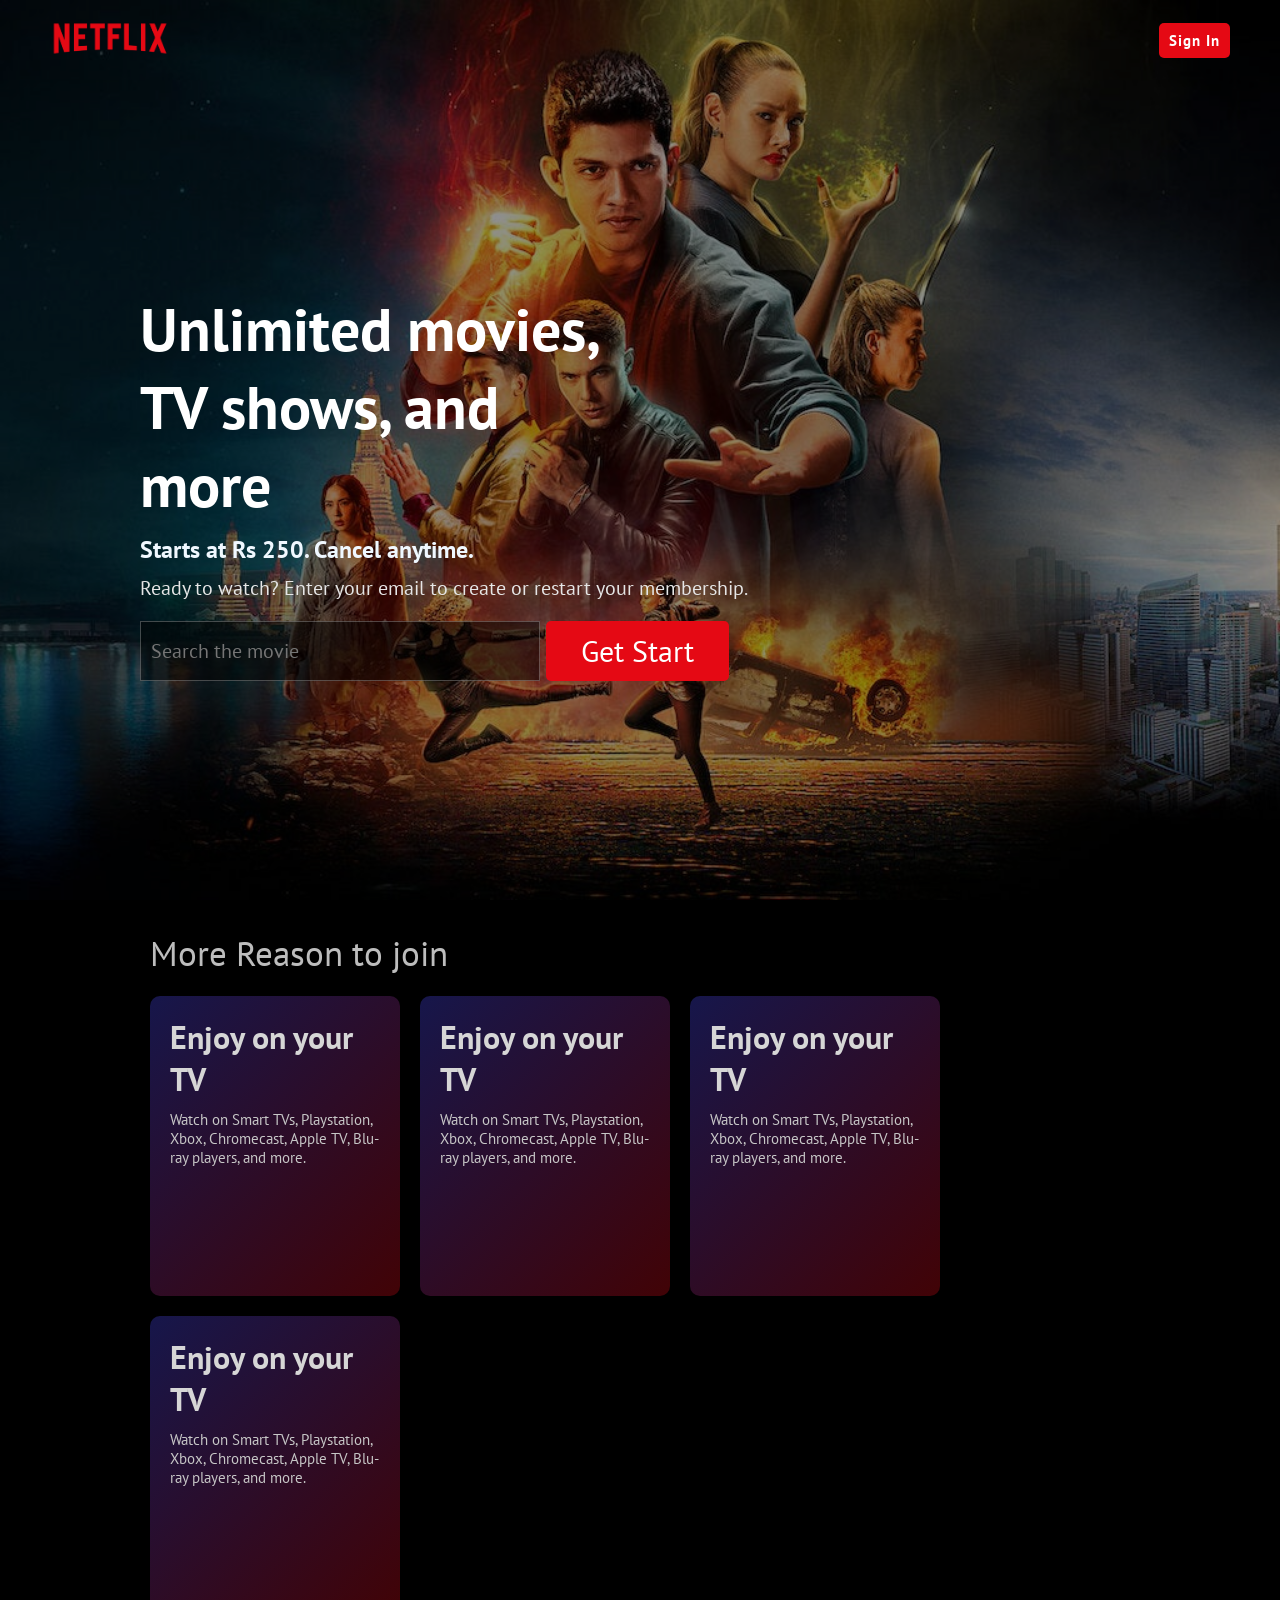
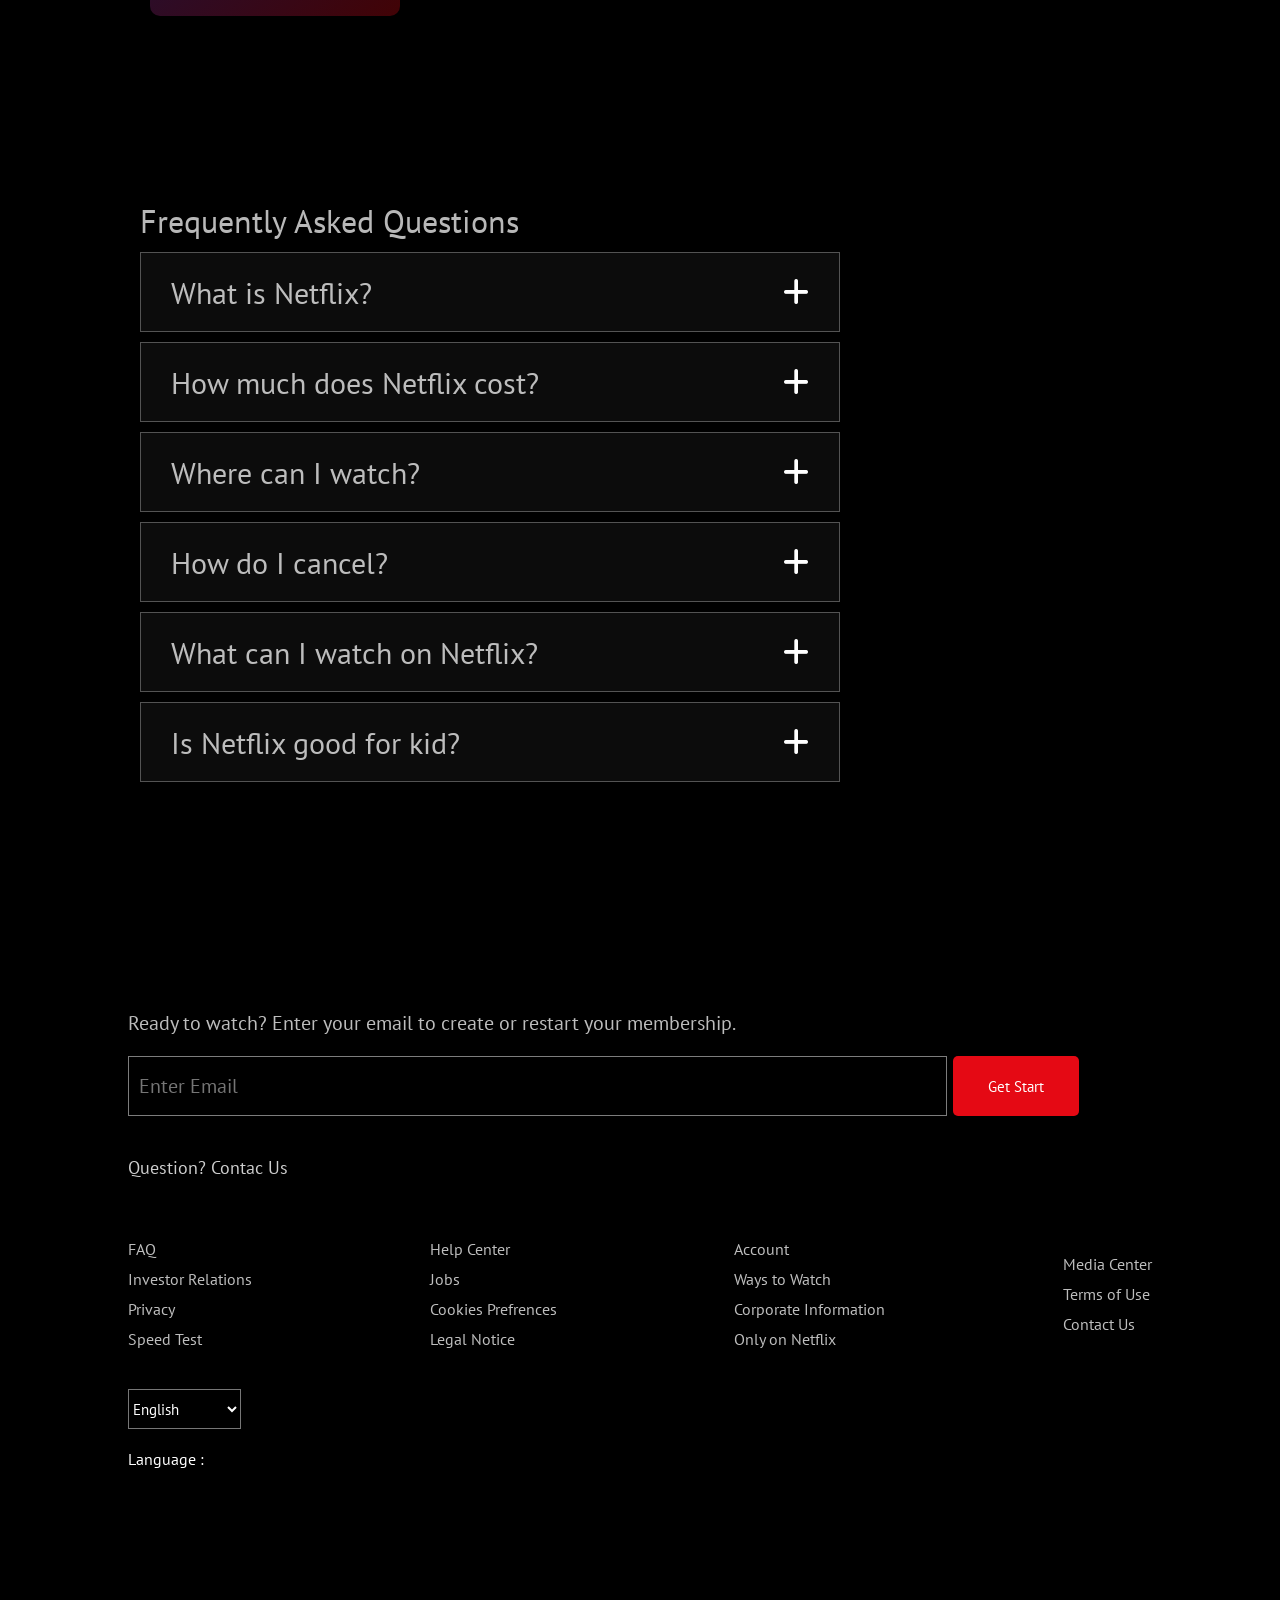
<file: Netflix Original/index.html>
<!DOCTYPE html>
<html lang="en">
  <head>
    <meta charset="UTF-8" />
    <meta name="viewport" content="width=device-width, initial-scale=1.0" />
    <title>Netflix</title>
    <link rel="shortcut icon" href="img/Logonetflix.png" type="image/x-icon" />
    <link rel="stylesheet" href="Netflix.css" />
    <link rel="stylesheet" href="NetflixResponsive.css" />
    <link
      href="https://fonts.googleapis.com/css2?family=PT+Sans:wght@400;700&family=Prompt:ital,wght@0,200;0,300;0,400;0,500;0,600;1,400;1,500;1,600&display=swap"
      rel="stylesheet" />
    <link
      rel="stylesheet"
      href="https://cdnjs.cloudflare.com/ajax/libs/font-awesome/6.5.1/css/all.min.css"
      integrity="sha512-DTOQO9RWCH3ppGqcWaEA1BIZOC6xxalwEsw9c2QQeAIftl+Vegovlnee1c9QX4TctnWMn13TZye+giMm8e2LwA=="
      crossorigin="anonymous"
      referrerpolicy="no-referrer" />
  </head>

  <body>
    <div class="container">
      <div class="home">
        <header>
          <div class="header-left">
            <img src="img/Logonetflix.png" alt="" class="logo" />
          </div>
          <div class="header-right">
            <a href="#" class="signIn">Sign In</a>
          </div>
        </header>

        <div class="main-content">
          <h1 class="netflix-heading-main">
            Unlimited movies, TV shows, and more
          </h1>
          <h2 class="netflix-heading-price">
            Starts at Rs 250. Cancel anytime.
          </h2>
          <p class="netflix-main-para">
            Ready to watch? Enter your email to create or restart your
            membership.
          </p>
          <div class="input-container">
            <div class="input-field">
              <input
                type="text"
                name=""
                id="search-movie"
                placeholder="Search the movie" />
            </div>
            <div class="search-field">
              <button class="movie-searcher">Get Start</button>
            </div>
          </div>
        </div>
      </div>
    </div>
    <div class="section">
      <div class="section-heading">More Reason to join</div>
      <div class="sec-container">
        <div class="sec-items">
          <h1 class="items-head">Enjoy on your TV</h1>
          <p class="items-para">
            Watch on Smart TVs, Playstation, Xbox, Chromecast, Apple TV, Blu-ray
            players, and more.
          </p>
        </div>
        <div class="sec-items">
          <h1 class="items-head">Enjoy on your TV</h1>
          <p class="items-para">
            Watch on Smart TVs, Playstation, Xbox, Chromecast, Apple TV, Blu-ray
            players, and more.
          </p>
        </div>
        <div class="sec-items">
          <h1 class="items-head">Enjoy on your TV</h1>
          <p class="items-para">
            Watch on Smart TVs, Playstation, Xbox, Chromecast, Apple TV, Blu-ray
            players, and more.
          </p>
        </div>
        <div class="sec-items">
          <h1 class="items-head">Enjoy on your TV</h1>
          <p class="items-para">
            Watch on Smart TVs, Playstation, Xbox, Chromecast, Apple TV, Blu-ray
            players, and more.
          </p>
        </div>
      </div>
    </div>
    <div class="question-container">
      <div class="questions">
        <h1 class="questions-heading">Frequently Asked Questions</h1>

        <div class="ques1 ask-questions">
          <div class="question-heading">
            <h1 class="question-head">What is Netflix?</h1>
          </div>

          <i class="fa-solid fa-plus"></i>
        </div>

        <div class="ques2 ask-questions">
          <div class="question-heading">
            <h1 class="question-head">How much does Netflix cost?</h1>
          </div>
          <i class="fa-solid fa-plus"></i>
        </div>
        <div class="ques3 ask-questions">
          <div class="question-heading">
            <h1 class="question-head">Where can I watch?</h1>
          </div>
          <i class="fa-solid fa-plus"></i>
        </div>
        <div class="ques4 ask-questions">
          <div class="question-heading">
            <h1 class="question-head">How do I cancel?</h1>
          </div>
          <i class="fa-solid fa-plus"></i>
        </div>
        <div class="ques5 ask-questions">
          <div class="question-heading">
            <h1 class="question-head">What can I watch on Netflix?</h1>
          </div>
          <i class="fa-solid fa-plus"></i>
        </div>
        <div class="ques6 ask-questions">
          <div class="question-heading">
            <h1 class="question-head">Is Netflix good for kid?</h1>
          </div>
          <i class="fa-solid fa-plus"></i>
        </div>
      </div>
    </div>
    <footer>
      <div class="footer-container">
        <div class="footer-para">
          Ready to watch? Enter your email to create or restart your membership.
        </div>
        <div class="footer-email-input-bar">
          <input
            type="email"
            name=""
            id="email"
            required
            placeholder="Enter Email" /><button class="submit-button">
            Get Start
          </button>
        </div>
        <div class="contact-link">
          <a href="#" class="contact-link">Question? Contac Us</a>
        </div>
        <div class="link-container">
          <div class="link-container1">
            <ul>
              <a href="#" class="link-container-ankor">FAQ</a>
              <a href="#" class="link-container-ankor">Investor Relations</a>
              <a href="#" class="link-container-ankor">Privacy</a>
              <a href="#" class="link-container-ankor">Speed Test</a>
            </ul>
          </div>
          <div class="link-container2">
            <a href="#" class="link-container-ankor">Help Center</a>
            <a href="#" class="link-container-ankor">Jobs</a>
            <a href="#" class="link-container-ankor">Cookies Prefrences</a>
            <a href="#" class="link-container-ankor">Legal Notice</a>
          </div>
          <div class="link-container3">
            <a href="#" class="link-container-ankor">Account</a>
            <a href="#" class="link-container-ankor">Ways to Watch</a>
            <a href="#" class="link-container-ankor">Corporate Information</a>
            <a href="#" class="link-container-ankor">Only on Netflix</a>
          </div>
          <div class="link-container4">
            <a href="#" class="link-container-ankor">Media Center</a>
            <a href="#" class="link-container-ankor">Terms of Use</a>
            <a href="#" class="link-container-ankor">Contact Us</a>
          </div>
        </div>
        <div class="select-lang">
          <select name="" id="language">
            <option value="English">English</option>
            <option value="Urdu">Urdu</option>
          </select>
          <h1 class="lang-select-val">Language :</h1>
        </div>
      </div>
    </footer>

    <script src="Netflix.js"></script>
  </body>
</html>
</file>
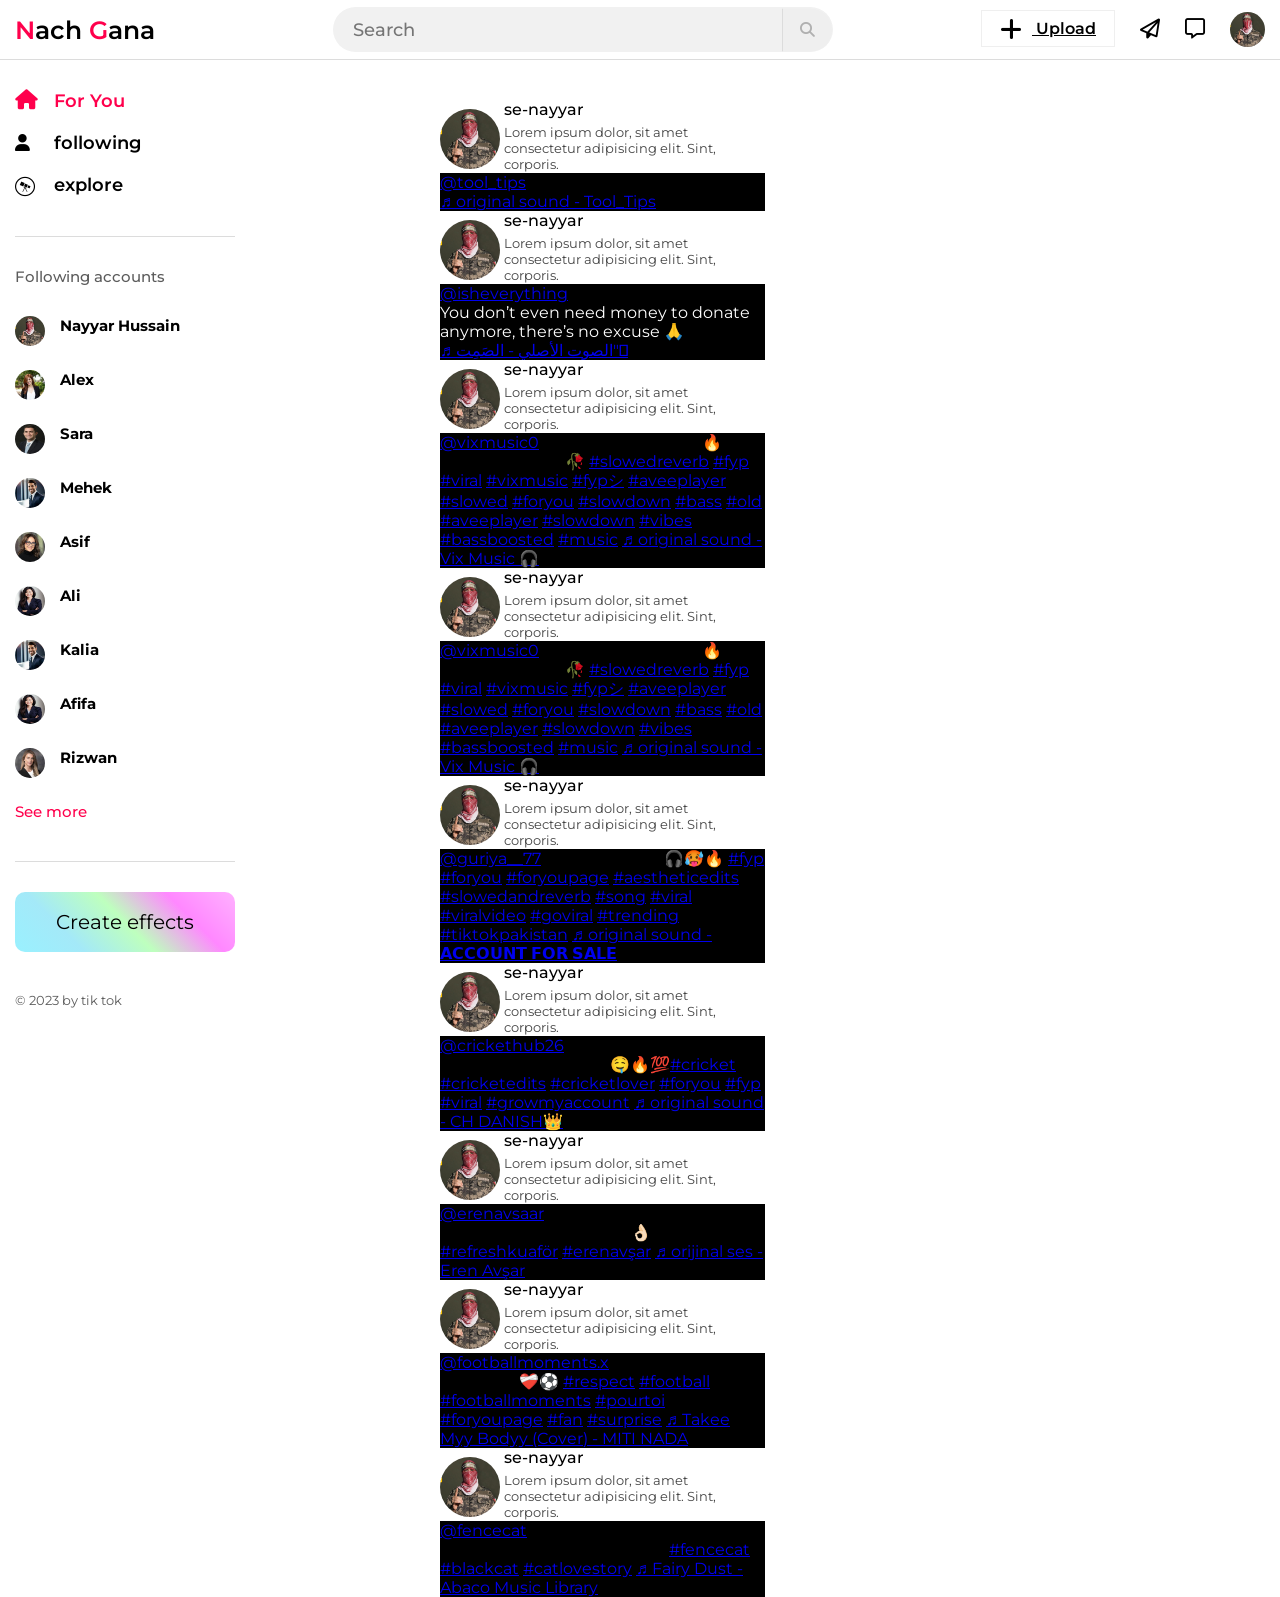
<file: tik tok web/tiktok web.html>
<!DOCTYPE html>
<html lang="en">
<head>
      <meta charset="UTF-8">
      <meta name="viewport" content="width=device-width, initial-scale=1.0">
      <title>Tik Tok Websites</title>
      <link rel="stylesheet" href="tiktok web.css">
      <link rel="stylesheet" href="https://cdnjs.cloudflare.com/ajax/libs/font-awesome/6.4.2/css/all.min.css" integrity="sha512-z3gLpd7yknf1YoNbCzqRKc4qyor8gaKU1qmn+CShxbuBusANI9QpRohGBreCFkKxLhei6S9CQXFEbbKuqLg0DA==" crossorigin="anonymous" referrerpolicy="no-referrer" />

      <link href="https://fonts.googleapis.com/css2?family=Montserrat:wght@300;400;500;600;700&display=swap" rel="stylesheet">
</head>
<body>
      <div class="container">
            <header>
                  <div>
                       
                        <h1 class="logo">Nach <span class="logoG">G</span>ana</h1>
                       
                  </div>
                  <div class="header-center">
                        <div class="input-search">

                              <div class="input-search-field">
                                    <input  type="text" name="" class="search-profile-input"placeholder ="Search">
                                    <button class="input-search-button"><i class="fa-solid fa-magnifying-glass" style="color: #b0b0b0;"></i></button>
                              </div>

                       
                        
                         </div>
                  </div>
                  <div class="header-right">
                        <div>

                              <a class="upload-video" href="#"><i class="fa-solid fa-plus icon6"></i> Upload </a>
                        </div>
                        <div>

                              <a href="#" class="message"><i class="fa-regular fa-paper-plane icon7" ></i></a>
                        </div>

                        <div>

                              <i class="fa-regular fa-message icon8" ></i>
                        </div>

                        <div class="profile-image-div">

                              <img  src="img/abu abaida.png" alt="" class="profile-image">
                              <div class="profile-menu">
                                    <div class="profile-menu-item">
                                          <i class= " fa-regular fa-user icon1"></i><h1 class="profile-menu-item-heading">View profile</h1>
                                    </div>

                                    <div class="profile-menu-item">
                                          <i class="fa-regular fa-bookmark icon2 "></i><h1 class="profile-menu-item-heading">Favourites</h1>
                                    </div>
                                    <div class="profile-menu-item">
                                          <i class="fa-solid fa-gear icon3 "></i><h1 class="profile-menu-item-heading">Setting</h1>
                                    </div>
                                    <div class="profile-menu-item">
                                          <i class="fa-solid fa-language icon4"></i><h1 class="profile-menu-item-heading">Languages</h1>
                                    </div>
                                    <div class="profile-menu-item">
                                          <div class="dark-mood">

                                                <i class="fa-regular fa-moon icon5"></i><h1 class="profile-menu-item-heading">Dark mode</h1>
                                                <div class="toggle-bar">
                                                      <div class="toggled">
                                                            <div class="indicator"></div>
                                                      </div>
                                                </div>
                                          </div>
                                          

                                               
                                          
                                    </div>
                              </div>
                        </div>






                  </div>
            </header>
      </div>

      <div class="main">
            <div class="main-left">
                  <div class="main-left-first-div">

                        <div>
                              <div class="fa-classes">
      
                                    <i class="fa-solid fa-house" style="color: #ff004c;"></i> 
                              </div>
                              <h1 class="for-you heading-main-left">For You</h1>
                        </div>
                        <div>
                              <div class="fa-classes">
      
                                    <i class="fa-solid fa-user fa icon9" ></i>
                              </div>
                              <h1 class="following heading-main-left">following</h1>
                        </div>
                        <div>
                              <div class="fa-classes">
      
                                    <i class="fa-brands fa-wpexplorer icon10"></i>
                              </div>
                              <h1 class="following heading-main-left">explore</h1>
                        </div>
                  </div>

                  <div class="main-left-second-div">
                        <h1 class="user-following">Following accounts</h1>

                        <div class="main-left-second-div-following-profile">

                              <div class="main-left-second-div-left">
                                    <img src="img/abu abaida.png" alt="" class="following-image">
                              </div>
                              <div class="main-left-second-div-right">
                                    <h1 class="name">Nayyar Hussain</h1>
                                    <h2  class="user-name2">se-nayyar</h2>
                              </div>
                        </div>
                        <div class="main-left-second-div-following-profile">

                              <div class="main-left-second-div-left">
                                    <img src="img/image.jpeg" alt="" class="following-image">
                              </div>
                              <div class="main-left-second-div-right">
                                    <h1 class="name">Alex</h1>
                                    <h2 class="user-name2">alex</h2>
                              </div>
                        </div>
                        <div class="main-left-second-div-following-profile">

                              <div class="main-left-second-div-left">
                                    <img src="img/image2.jpg" alt="" class="following-image">
                              </div>
                              <div class="main-left-second-div-right">
                                    <h1 class="name">Sara</h1>
                                    <h2 class="user-name2">sara</h2>
                              </div>
                        </div>
                        <div class="main-left-second-div-following-profile">

                              <div class="main-left-second-div-left">
                                    <img src="img/image3.jpeg" alt="" class="following-image">
                              </div>
                              <div class="main-left-second-div-right">
                                    <h1 class="name">Mehek</h1>
                                    <h2 class="user-name2">mehek</h2>
                              </div>
                        </div>
                        <div class="main-left-second-div-following-profile">

                              <div class="main-left-second-div-left">
                                    <img src="img/image5.jpeg" alt="" class="following-image">
                              </div>
                              <div class="main-left-second-div-right">
                                    <h1 class="name">Asif</h1>
                                    <h2 class="user-name2">asif</h2>
                              </div>
                        </div>
                        <div class="main-left-second-div-following-profile">

                              <div class="main-left-second-div-left">
                                    <img src="img/image6.jpeg" alt="" class="following-image">
                              </div>
                              <div class="main-left-second-div-right">
                                    <h1 class="name">Ali</h1>
                                    <h2 class="user-name2">ali</h2>
                              </div>
                        </div>
                        <div class="main-left-second-div-following-profile">

                              <div class="main-left-second-div-left">
                                    <img src="img/image3.jpeg" alt="" class="following-image">
                              </div>
                              <div class="main-left-second-div-right">
                                    <h1 class="name">Kalia</h1>
                                    <h2 class="user-name2">kalia</h2>
                              </div>
                        </div>
                        <div class="main-left-second-div-following-profile">

                              <div class="main-left-second-div-left">
                                    <img src="img/image6.jpeg" alt="" class="following-image">
                              </div>
                              <div class="main-left-second-div-right">
                                    <h1 class="name">Afifa</h1>
                                    <h2 class="user-name2">afifa</h2>
                              </div>
                        </div>
                        <div class="main-left-second-div-following-profile">

                              <div class="main-left-second-div-left">
                                    <img src="img/images 8.jpeg" alt="" class="following-image">
                              </div>
                              <div class="main-left-second-div-right">
                                    <h1 class="name">Rizwan</h1>
                                    <h2 class="user-name2">rizwan</h2>
                              </div>
                        </div>

                        <a href="#" class="see-more-following-account">See more</a>
                        

                        
                  </div>

                  <div class="effect-main-left-third-div">

                        <div class="creates-effects">
                              <button class="effects">Create effects</button>
                        </div>
                  </div>

                  <div class="copyright">
                        <h1 class="copryright-tiktok">&copy 2023 by tik tok</h1>
                  </div>


                  
            </div>
            <div class="center-div">
                  <div class="center-content">
                        <div class="center-content-container">

                              <div class="center-content-upper-left">
                                    <img src="img/abu abaida.png" alt="" class="center-left-img">

                              </div>
                                    <div class="center-content-upper-right">

                                          <h1 class="user-name-for-content">se-nayyar</h1>
                                          <p class="para-for-bio">Lorem ipsum dolor, sit amet consectetur adipisicing elit. Sint, corporis.</p>

                                     </div>
                              
                        </div>
                        <div class="center-content-video">
                              <blockquote class="tiktok-embed" cite="https://www.tiktok.com/@tool_tips/video/7302538916547153184" data-video-id="7302538916547153184" style="max-width: 605px;min-width: 325px;" > <section> <a target="_blank" title="@tool_tips" href="https://www.tiktok.com/@tool_tips?refer=embed">@tool_tips</a> <p></p> <a target="_blank" title="♬ original sound - Tool_Tips" href="https://www.tiktok.com/music/original-sound-7302538954754624288?refer=embed">♬ original sound - Tool_Tips</a> </section> </blockquote> <script async src="https://www.tiktok.com/embed.js"></script>
                        </div>
                        

                  </div>

                  
                  <div class="center-content">
                        <div class="center-content-container">

                              <div class="center-content-upper-left">
                                    <img src="img/abu abaida.png" alt="" class="center-left-img">

                              </div>
                                    <div class="center-content-upper-right">

                                          <h1 class="user-name-for-content">se-nayyar</h1>
                                          <p class="para-for-bio">Lorem ipsum dolor, sit amet consectetur adipisicing elit. Sint, corporis.</p>

                                     </div>
                              
                        </div>
                        <div class="center-content-video">
                              <blockquote class="tiktok-embed" cite="https://www.tiktok.com/@isheverything/video/7299509351230770465" data-video-id="7299509351230770465" style="max-width: 605px;min-width: 325px;" > <section> <a target="_blank" title="@isheverything" href="https://www.tiktok.com/@isheverything?refer=embed">@isheverything</a> <p>You don’t even need money to donate anymore, there’s no excuse 🙏</p> <a target="_blank" title="♬ الصوت الأصلي - الصَمِت&#34;𓁹" href="https://www.tiktok.com/music/الصوت-الأصلي-7275501855210343170?refer=embed">♬ الصوت الأصلي - الصَمِت&#34;𓁹</a> </section> </blockquote> <script async src="https://www.tiktok.com/embed.js"></script>
                        </div>
                        

                  </div>
                  <div class="center-content">
                        <div class="center-content-container">

                              <div class="center-content-upper-left">
                                    <img src="img/abu abaida.png" alt="" class="center-left-img">

                              </div>
                                    <div class="center-content-upper-right">

                                          <h1 class="user-name-for-content">se-nayyar</h1>
                                          <p class="para-for-bio">Lorem ipsum dolor, sit amet consectetur adipisicing elit. Sint, corporis.</p>

                                     </div>
                              
                        </div>
                        <div class="center-content-video">
                              <blockquote class="tiktok-embed" cite="https://www.tiktok.com/@vixmusic0/video/7303212818797481223" data-video-id="7303212818797481223" style="max-width: 605px;min-width: 325px;" > <section> <a target="_blank" title="@vixmusic0" href="https://www.tiktok.com/@vixmusic0?refer=embed">@vixmusic0</a> 𝕃𝕠𝕤𝕥 𝕊𝕜𝕪 - 𝔽𝕖𝕒𝕣𝕝𝕖𝕤𝕤 🔥 | 𝙎𝙡𝙤𝙬𝙚𝙙 &#38; 𝙍𝙚𝙫𝙚𝙧𝙗 🥀  <a title="slowedreverb" target="_blank" href="https://www.tiktok.com/tag/slowedreverb?refer=embed">#slowedreverb</a> <a title="fyp" target="_blank" href="https://www.tiktok.com/tag/fyp?refer=embed">#fyp</a> <a title="viral" target="_blank" href="https://www.tiktok.com/tag/viral?refer=embed">#viral</a> <a title="vixmusic" target="_blank" href="https://www.tiktok.com/tag/vixmusic?refer=embed">#vixmusic</a> <a title="fypシ" target="_blank" href="https://www.tiktok.com/tag/fyp%E3%82%B7?refer=embed">#fypシ</a> <a title="aveeplayer" target="_blank" href="https://www.tiktok.com/tag/aveeplayer?refer=embed">#aveeplayer</a> <a title="slowed" target="_blank" href="https://www.tiktok.com/tag/slowed?refer=embed">#slowed</a> <a title="foryou" target="_blank" href="https://www.tiktok.com/tag/foryou?refer=embed">#foryou</a> <a title="slowdown" target="_blank" href="https://www.tiktok.com/tag/slowdown?refer=embed">#slowdown</a> <a title="bass" target="_blank" href="https://www.tiktok.com/tag/bass?refer=embed">#bass</a> <a title="old" target="_blank" href="https://www.tiktok.com/tag/old?refer=embed">#old</a> <a title="aveeplayer" target="_blank" href="https://www.tiktok.com/tag/aveeplayer?refer=embed">#aveeplayer</a> <a title="slowdown" target="_blank" href="https://www.tiktok.com/tag/slowdown?refer=embed">#slowdown</a> <a title="vibes" target="_blank" href="https://www.tiktok.com/tag/vibes?refer=embed">#vibes</a>  <a title="bassboosted" target="_blank" href="https://www.tiktok.com/tag/bassboosted?refer=embed">#bassboosted</a> <a title="music" target="_blank" href="https://www.tiktok.com/tag/music?refer=embed">#music</a> <a target="_blank" title="♬ original sound  - Vix Music 🎧" href="https://www.tiktok.com/music/original-sound-Vix-Music-🎧-7303212849810230017?refer=embed">♬ original sound  - Vix Music 🎧</a> </section> </blockquote> <script async src="https://www.tiktok.com/embed.js"></script>
                        </div>
                        

                  </div>
                  <div class="center-content">
                        <div class="center-content-container">

                              <div class="center-content-upper-left">
                                    <img src="img/abu abaida.png" alt="" class="center-left-img">

                              </div>
                                    <div class="center-content-upper-right">

                                          <h1 class="user-name-for-content">se-nayyar</h1>
                                          <p class="para-for-bio">Lorem ipsum dolor, sit amet consectetur adipisicing elit. Sint, corporis.</p>

                                     </div>
                              
                        </div>
                        <div class="center-content-video">
                             <blockquote class="tiktok-embed" cite="https://www.tiktok.com/@vixmusic0/video/7303212818797481223" data-video-id="7303212818797481223" style="max-width: 605px;min-width: 325px;" > <section> <a target="_blank" title="@vixmusic0" href="https://www.tiktok.com/@vixmusic0?refer=embed">@vixmusic0</a> 𝕃𝕠𝕤𝕥 𝕊𝕜𝕪 - 𝔽𝕖𝕒𝕣𝕝𝕖𝕤𝕤 🔥 | 𝙎𝙡𝙤𝙬𝙚𝙙 &#38; 𝙍𝙚𝙫𝙚𝙧𝙗 🥀  <a title="slowedreverb" target="_blank" href="https://www.tiktok.com/tag/slowedreverb?refer=embed">#slowedreverb</a> <a title="fyp" target="_blank" href="https://www.tiktok.com/tag/fyp?refer=embed">#fyp</a> <a title="viral" target="_blank" href="https://www.tiktok.com/tag/viral?refer=embed">#viral</a> <a title="vixmusic" target="_blank" href="https://www.tiktok.com/tag/vixmusic?refer=embed">#vixmusic</a> <a title="fypシ" target="_blank" href="https://www.tiktok.com/tag/fyp%E3%82%B7?refer=embed">#fypシ</a> <a title="aveeplayer" target="_blank" href="https://www.tiktok.com/tag/aveeplayer?refer=embed">#aveeplayer</a> <a title="slowed" target="_blank" href="https://www.tiktok.com/tag/slowed?refer=embed">#slowed</a> <a title="foryou" target="_blank" href="https://www.tiktok.com/tag/foryou?refer=embed">#foryou</a> <a title="slowdown" target="_blank" href="https://www.tiktok.com/tag/slowdown?refer=embed">#slowdown</a> <a title="bass" target="_blank" href="https://www.tiktok.com/tag/bass?refer=embed">#bass</a> <a title="old" target="_blank" href="https://www.tiktok.com/tag/old?refer=embed">#old</a> <a title="aveeplayer" target="_blank" href="https://www.tiktok.com/tag/aveeplayer?refer=embed">#aveeplayer</a> <a title="slowdown" target="_blank" href="https://www.tiktok.com/tag/slowdown?refer=embed">#slowdown</a> <a title="vibes" target="_blank" href="https://www.tiktok.com/tag/vibes?refer=embed">#vibes</a>  <a title="bassboosted" target="_blank" href="https://www.tiktok.com/tag/bassboosted?refer=embed">#bassboosted</a> <a title="music" target="_blank" href="https://www.tiktok.com/tag/music?refer=embed">#music</a> <a target="_blank" title="♬ original sound  - Vix Music 🎧" href="https://www.tiktok.com/music/original-sound-Vix-Music-🎧-7303212849810230017?refer=embed">♬ original sound  - Vix Music 🎧</a> </section> </blockquote> <script async src="https://www.tiktok.com/embed.js"></script>
                        </div>
                        

                  </div>
                  <div class="center-content">
                        <div class="center-content-container">

                              <div class="center-content-upper-left">
                                    <img src="img/abu abaida.png" alt="" class="center-left-img">

                              </div>
                                    <div class="center-content-upper-right">

                                          <h1 class="user-name-for-content">se-nayyar</h1>
                                          <p class="para-for-bio">Lorem ipsum dolor, sit amet consectetur adipisicing elit. Sint, corporis.</p>

                                     </div>
                              
                        </div>
                        <div class="center-content-video">
                              <blockquote class="tiktok-embed" cite="https://www.tiktok.com/@guriya__77/video/7301296414842227973" data-video-id="7301296414842227973" style="max-width: 605px;min-width: 325px;" > <section> <a target="_blank" title="@guriya__77" href="https://www.tiktok.com/@guriya__77?refer=embed">@guriya__77</a> Kaley sheeshe 🎧🥵🔥 <a title="fyp" target="_blank" href="https://www.tiktok.com/tag/fyp?refer=embed">#fyp</a> <a title="foryou" target="_blank" href="https://www.tiktok.com/tag/foryou?refer=embed">#foryou</a> <a title="foryoupage" target="_blank" href="https://www.tiktok.com/tag/foryoupage?refer=embed">#foryoupage</a> <a title="aestheticedits" target="_blank" href="https://www.tiktok.com/tag/aestheticedits?refer=embed">#aestheticedits</a> <a title="slowedandreverb" target="_blank" href="https://www.tiktok.com/tag/slowedandreverb?refer=embed">#slowedandreverb</a> <a title="song" target="_blank" href="https://www.tiktok.com/tag/song?refer=embed">#song</a> <a title="viral" target="_blank" href="https://www.tiktok.com/tag/viral?refer=embed">#viral</a> <a title="viralvideo" target="_blank" href="https://www.tiktok.com/tag/viralvideo?refer=embed">#viralvideo</a> <a title="goviral" target="_blank" href="https://www.tiktok.com/tag/goviral?refer=embed">#goviral</a> <a title="trending" target="_blank" href="https://www.tiktok.com/tag/trending?refer=embed">#trending</a> <a title="tiktokpakistan" target="_blank" href="https://www.tiktok.com/tag/tiktokpakistan?refer=embed">#tiktokpakistan</a> <a target="_blank" title="♬ original sound - 𝗔𝗖𝗖𝗢𝗨𝗡𝗧 𝗙𝗢𝗥 𝗦𝗔𝗟𝗘" href="https://www.tiktok.com/music/original-sound-7293805201967434501?refer=embed">♬ original sound - 𝗔𝗖𝗖𝗢𝗨𝗡𝗧 𝗙𝗢𝗥 𝗦𝗔𝗟𝗘</a> </section> </blockquote> <script async src="https://www.tiktok.com/embed.js"></script>
                        </div>
                        

                  </div>
                  <div class="center-content">
                        <div class="center-content-container">

                              <div class="center-content-upper-left">
                                    <img src="img/abu abaida.png" alt="" class="center-left-img">

                              </div>
                                    <div class="center-content-upper-right">

                                          <h1 class="user-name-for-content">se-nayyar</h1>
                                          <p class="para-for-bio">Lorem ipsum dolor, sit amet consectetur adipisicing elit. Sint, corporis.</p>

                                     </div>
                              
                        </div>
                        <div class="center-content-video">
                              <blockquote class="tiktok-embed" cite="https://www.tiktok.com/@crickethub26/video/7303827404353539334" data-video-id="7303827404353539334" style="max-width: 605px;min-width: 325px;" > <section> <a target="_blank" title="@crickethub26" href="https://www.tiktok.com/@crickethub26?refer=embed">@crickethub26</a> AJJU BHAI 185 RUNS AGAINST AUSTRALIA 🤤🔥💯<a title="cricket" target="_blank" href="https://www.tiktok.com/tag/cricket?refer=embed">#cricket</a> <a title="cricketedits" target="_blank" href="https://www.tiktok.com/tag/cricketedits?refer=embed">#cricketedits</a> <a title="cricketlover" target="_blank" href="https://www.tiktok.com/tag/cricketlover?refer=embed">#cricketlover</a> <a title="foryou" target="_blank" href="https://www.tiktok.com/tag/foryou?refer=embed">#foryou</a> <a title="fyp" target="_blank" href="https://www.tiktok.com/tag/fyp?refer=embed">#fyp</a> <a title="viral" target="_blank" href="https://www.tiktok.com/tag/viral?refer=embed">#viral</a> <a title="growmyaccount" target="_blank" href="https://www.tiktok.com/tag/growmyaccount?refer=embed">#growmyaccount</a> <a target="_blank" title="♬ original sound - CH DANISH👑" href="https://www.tiktok.com/music/original-sound-7269445548989188870?refer=embed">♬ original sound - CH DANISH👑</a> </section> </blockquote> <script async src="https://www.tiktok.com/embed.js"></script>
                        </div>
                        

                  </div>
                  <div class="center-content">
                        <div class="center-content-container">

                              <div class="center-content-upper-left">
                                    <img src="img/abu abaida.png" alt="" class="center-left-img">

                              </div>
                                    <div class="center-content-upper-right">

                                          <h1 class="user-name-for-content">se-nayyar</h1>
                                          <p class="para-for-bio">Lorem ipsum dolor, sit amet consectetur adipisicing elit. Sint, corporis.</p>

                                     </div>
                              
                        </div>
                        <div class="center-content-video">
                              <blockquote class="tiktok-embed" cite="https://www.tiktok.com/@erenavsaar/video/7303653342553640197" data-video-id="7303653342553640197" style="max-width: 605px;min-width: 325px;" > <section> <a target="_blank" title="@erenavsaar" href="https://www.tiktok.com/@erenavsaar?refer=embed">@erenavsaar</a> Doğru stil’i bulduk  Cesareti olan arkadaşına gönder 👌🏻<a title="refreshkuaför" target="_blank" href="https://www.tiktok.com/tag/refreshkuaf%C3%B6r?refer=embed">#refreshkuaför</a> <a title="erenavşar" target="_blank" href="https://www.tiktok.com/tag/erenav%C5%9Far?refer=embed">#erenavşar</a> <a target="_blank" title="♬ orijinal ses - Eren Avşar" href="https://www.tiktok.com/music/orijinal-ses-7303653359720860421?refer=embed">♬ orijinal ses - Eren Avşar</a> </section> </blockquote> <script async src="https://www.tiktok.com/embed.js"></script>
                        </div>
                        

                  </div>
                  <div class="center-content">
                        <div class="center-content-container">

                              <div class="center-content-upper-left">
                                    <img src="img/abu abaida.png" alt="" class="center-left-img">

                              </div>
                                    <div class="center-content-upper-right">

                                          <h1 class="user-name-for-content">se-nayyar</h1>
                                          <p class="para-for-bio">Lorem ipsum dolor, sit amet consectetur adipisicing elit. Sint, corporis.</p>

                                     </div>
                              
                        </div>
                        <div class="center-content-video">
                              <blockquote class="tiktok-embed" cite="https://www.tiktok.com/@footballmoments.x/video/7295196650895576325" data-video-id="7295196650895576325" style="max-width: 605px;min-width: 325px;" > <section> <a target="_blank" title="@footballmoments.x" href="https://www.tiktok.com/@footballmoments.x?refer=embed">@footballmoments.x</a> Respect Moments in football❤️‍🩹⚽️ <a title="respect" target="_blank" href="https://www.tiktok.com/tag/respect?refer=embed">#respect</a> <a title="football" target="_blank" href="https://www.tiktok.com/tag/football?refer=embed">#football</a> <a title="footballmoments" target="_blank" href="https://www.tiktok.com/tag/footballmoments?refer=embed">#footballmoments</a> <a title="pourtoi" target="_blank" href="https://www.tiktok.com/tag/pourtoi?refer=embed">#pourtoi</a> <a title="foryoupage" target="_blank" href="https://www.tiktok.com/tag/foryoupage?refer=embed">#foryoupage</a> <a title="fan" target="_blank" href="https://www.tiktok.com/tag/fan?refer=embed">#fan</a> <a title="surprise" target="_blank" href="https://www.tiktok.com/tag/surprise?refer=embed">#surprise</a> <a target="_blank" title="♬ Takee Myy Bodyy (Cover) - MITI NADA" href="https://www.tiktok.com/music/Takee-Myy-Bodyy-Cover-7179538501564631042?refer=embed">♬ Takee Myy Bodyy (Cover) - MITI NADA</a> </section> </blockquote> <script async src="https://www.tiktok.com/embed.js"></script>
                        </div>
                        

                  </div>
                  <div class="center-content">
                        <div class="center-content-container">

                              <div class="center-content-upper-left">
                                    <img src="img/abu abaida.png" alt="" class="center-left-img">

                              </div>
                                    <div class="center-content-upper-right">

                                          <h1 class="user-name-for-content">se-nayyar</h1>
                                          <p class="para-for-bio">Lorem ipsum dolor, sit amet consectetur adipisicing elit. Sint, corporis.</p>

                                     </div>
                              
                        </div>
                        <div class="center-content-video">
                              <blockquote class="tiktok-embed" cite="https://www.tiktok.com/@fencecat/video/7287692260307635488" data-video-id="7287692260307635488" style="max-width: 605px;min-width: 325px;" > <section> <a target="_blank" title="@fencecat" href="https://www.tiktok.com/@fencecat?refer=embed">@fencecat</a> Replying to @^ᴗ^ LAST PART… how they fell in love… <a title="fencecat" target="_blank" href="https://www.tiktok.com/tag/fencecat?refer=embed">#fencecat</a> <a title="blackcat" target="_blank" href="https://www.tiktok.com/tag/blackcat?refer=embed">#blackcat</a> <a title="catlovestory" target="_blank" href="https://www.tiktok.com/tag/catlovestory?refer=embed">#catlovestory</a> <a target="_blank" title="♬ Fairy Dust - Abaco Music Library" href="https://www.tiktok.com/music/Fairy-Dust-6732809766369773570?refer=embed">♬ Fairy Dust - Abaco Music Library</a> </section> </blockquote> <script async src="https://www.tiktok.com/embed.js"></script>
                        </div>
                        

                  </div>
            </div>
      </div>
      <script src="tiktok web.js"></script>
</body>
</html>
</file>
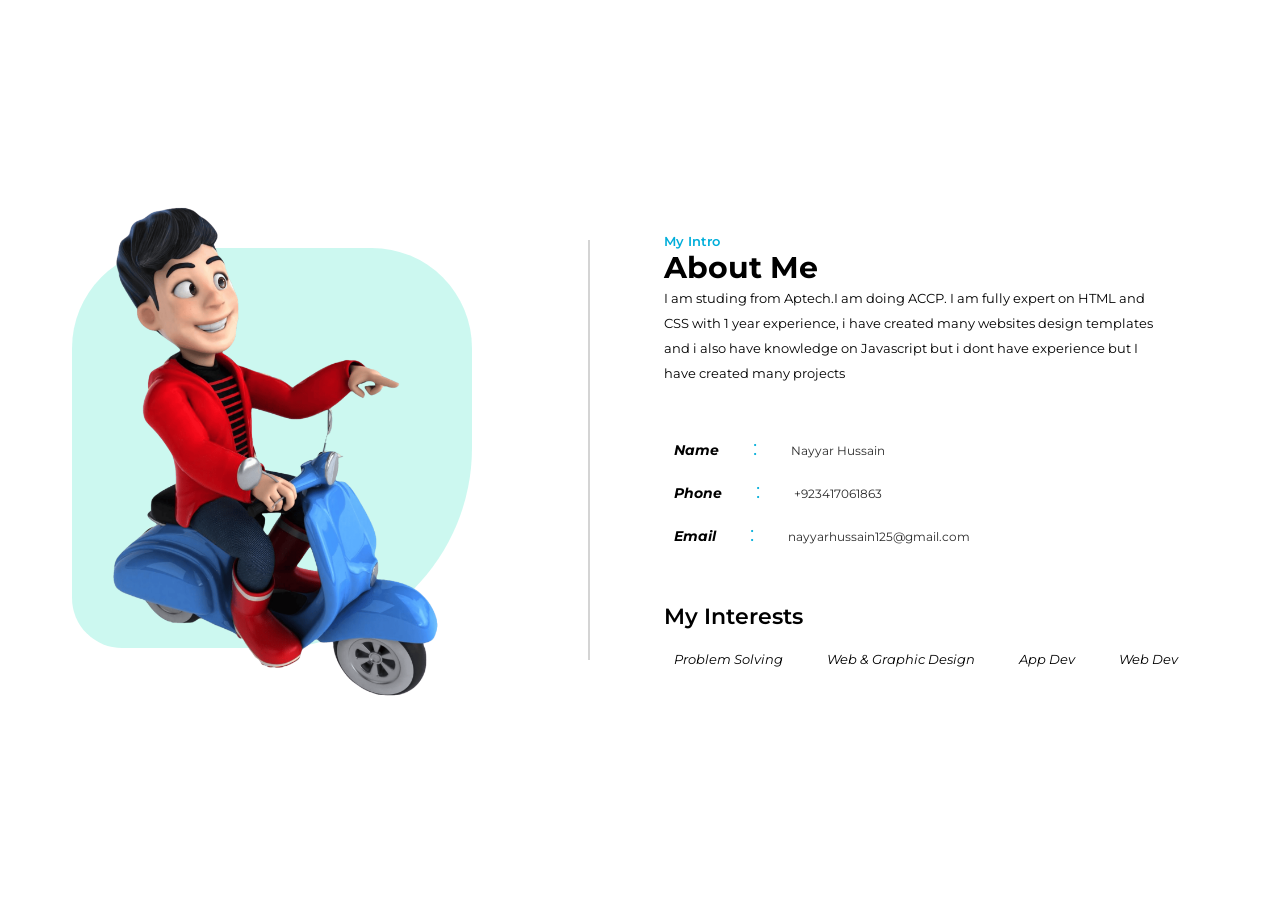
<file: My Portfolio/About/about.html>
<!DOCTYPE html>
<html lang="en">
<head>
      <meta charset="UTF-8">
      <meta name="viewport" content="width=device-width, initial-scale=1.0">
      <title>About</title>
      <link rel="stylesheet" href="portfolio.css">
      <link rel="stylesheet" href="portfoliomedia.css">
</head>
<body>
      <div class="About">
            <div id="About-me" class="About-me">
    
                <div class="about-left">
                    <img src="img/wepik-export-20230920135647yqhX.png" alt="" class="about-image">
                    <span class="about-leftspan"></span>
                    <span class="about-leftspanbox"></span>
                </div>
                <div class="about-right">
                    <h1 class="myintro">My Intro</h1>
                    <h1 class="aboutme">About Me</h1>
                    <p class="about-para">I am studing from Aptech.I am doing ACCP. I am fully expert on HTML and CSS with 1 year experience, i have created many websites design templates and i also have knowledge on Javascript but i dont have experience but I have  created many projects
                       
                    </p>
                    <div class="data">
                        <i class="fa-regular fa-user"><span class="data-name">Name</span></i>
    
    
                        <span class="home">:</span>
    
                        <span class="data-right">Nayyar
                            Hussain</span>
    
                        <br>
                        <br>
    
                        <i class="fa-solid fa-phone"> <span class="data-phone">Phone</span></i>
    
                        <span class="home" >:</span> <span class="data-right">+923417061863
                        </span>
                        <br><br>
    
    
                        <i class="fa-regular fa-envelope"><span class="data-name">Email</span></i>
                        <span class="home">:</span> <span class="data-right">nayyarhussain125@gmail.com
                        </span>
    
    
                    </div>
                    <br>
                    <br>
                    <br>
                    <div class="interest">
                        <h1 class="interest-head"> My Interests</h1>
                        <br>
    
    
                        <i class="fa-regular fa-circle-xmark"><span class="intrest">Problem Solving</span></i>
    
    
                        <i class="fa-solid fa-pen"><span class="intrest">Web & Graphic Design</span></i>
    
    
                        <i class="fa-solid fa-code"> <span class="intrest">App Dev</span></i>
    
    
                        <i class="fa-solid fa-code"><span class="intrest">Web Dev</span></i>
    
    
                    </div>
                </div>
            </div>
        </div>
    
</body>
</html>
</file>
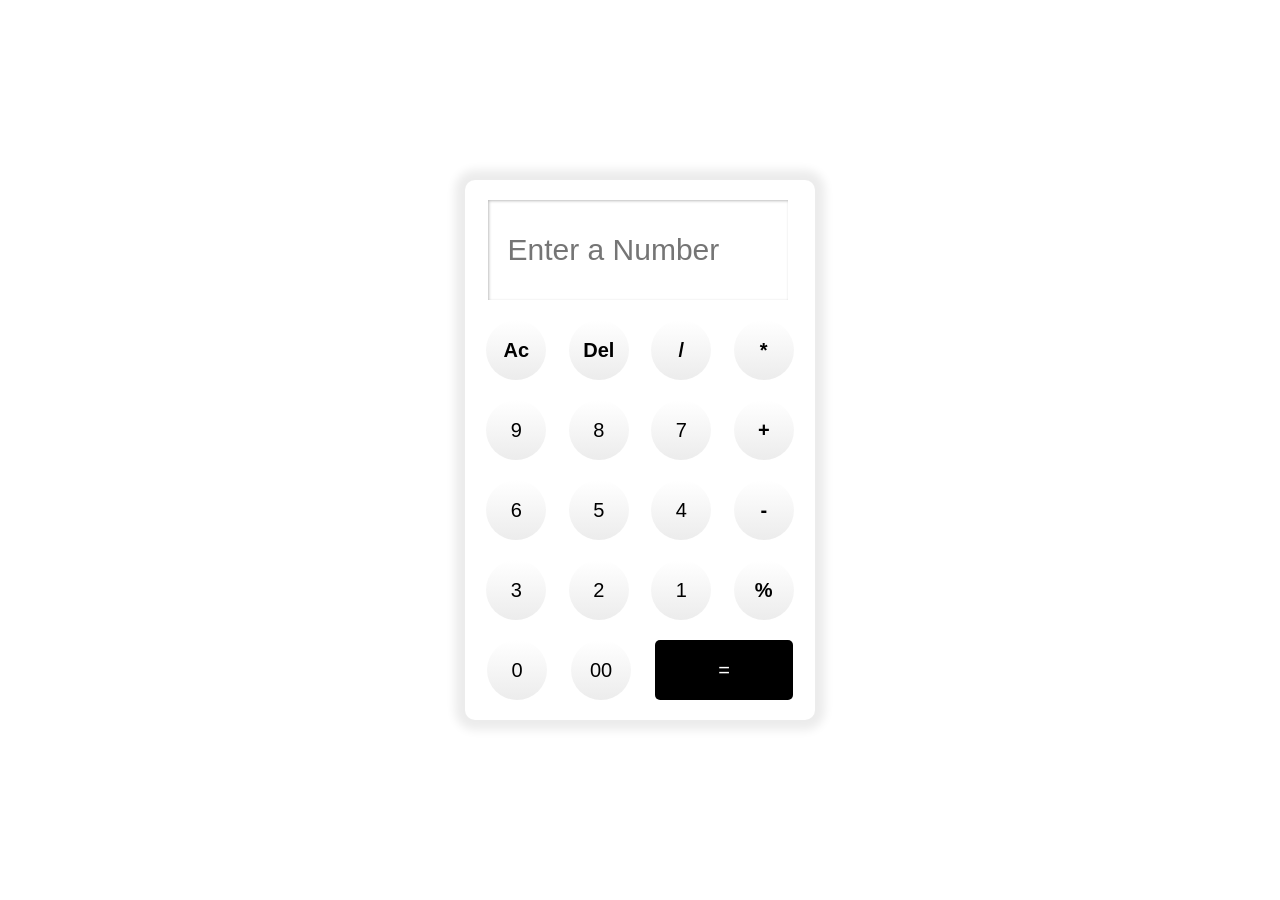
<file: My Portfolio/Calculator/calculator.html>
<!DOCTYPE html>
<html lang="en">
<head>
    <meta charset="UTF-8">
    <meta name="viewport" content="width=device-width, initial-scale=1.0">
    <title>Calculator</title>
    <link rel="stylesheet" href="calculator.css">
    <link rel="icon" href="calc.png">
</head>
<body>
    <div class="container">
        <div class="calculator">
            <div class="main">

            <input type="text" name="number" id="number" placeholder="Enter a Number" readonly ><br><br>
            <button class="btn special"onclick="display='';document.querySelector('#number').value=display"; >Ac</button>
            <button  class="btn special"onclick="display=display.toString().slice(0,-1);document.querySelector('#number').value=display";>Del</button>
            <!-- <br> -->
            <button class="btn special"onclick="display=display+'/';document.querySelector('#number').value=display"; >/</button>
            <button class="btn button special"onclick="display=display+'*';document.querySelector('#number').value=display"; >*</button>
            <button class="btn button"onclick="display=display+'9';document.querySelector('#number').value=display"; >9</button>
            <button class="btn button"onclick="display=display+'8';document.querySelector('#number').value=display"; >8</button>
            
            <button class="btn button"onclick="display=display+'7';document.querySelector('#number').value=display"; >7</button>
            <!-- <br> -->
            
            <button class="btn button special"onclick="display=display+'+';document.querySelector('#number').value=display"; >+</button>
            <button class="btn button"onclick="display=display+'6';document.querySelector('#number').value=display"; >6</button>
            
            <button class="btn button"onclick="display=display+'5';document.querySelector('#number').value=display"; >5</button>
            <button class="btn button"onclick="display=display+'4';document.querySelector('#number').value=display"; >4</button>
            <button class="btn button special"onclick="display=display+'-';document.querySelector('#number').value=display"; >-</button>
            <button class="btn button"onclick="display=display+'3';document.querySelector('#number').value=display"; >3</button>
            <button class="btn button"onclick="display=display+'2';document.querySelector('#number').value=display"; >2</button>
            
            <!-- <br> -->
            <button class="btn button"onclick="display=display+'1';document.querySelector('#number').value=display"; >1</button>
            <button class="btn special"onclick="display=display+'%';document.querySelector('#number').value=display"; >%</button>

            <button class="btn button"onclick="display=display+'0';document.querySelector('#number').value=display"; >0</button>
            <button  class="btn button"onclick="display=display+'0'+'0';document.querySelector('#number').value=display"; >00</button>
            <button style="width: 138px;border-radius: 5px;; color: white;  " class="btn bg "onclick="display= eval(display);document.querySelector('#number').value=display;" >=</button>
           
        </div>
        </div>
        <script>
           let display = "";
             document.querySelector("#number").value = display;
             
            
        </script>
    </div>

    <script>
     

    </script>
</body>
</html>
</file>
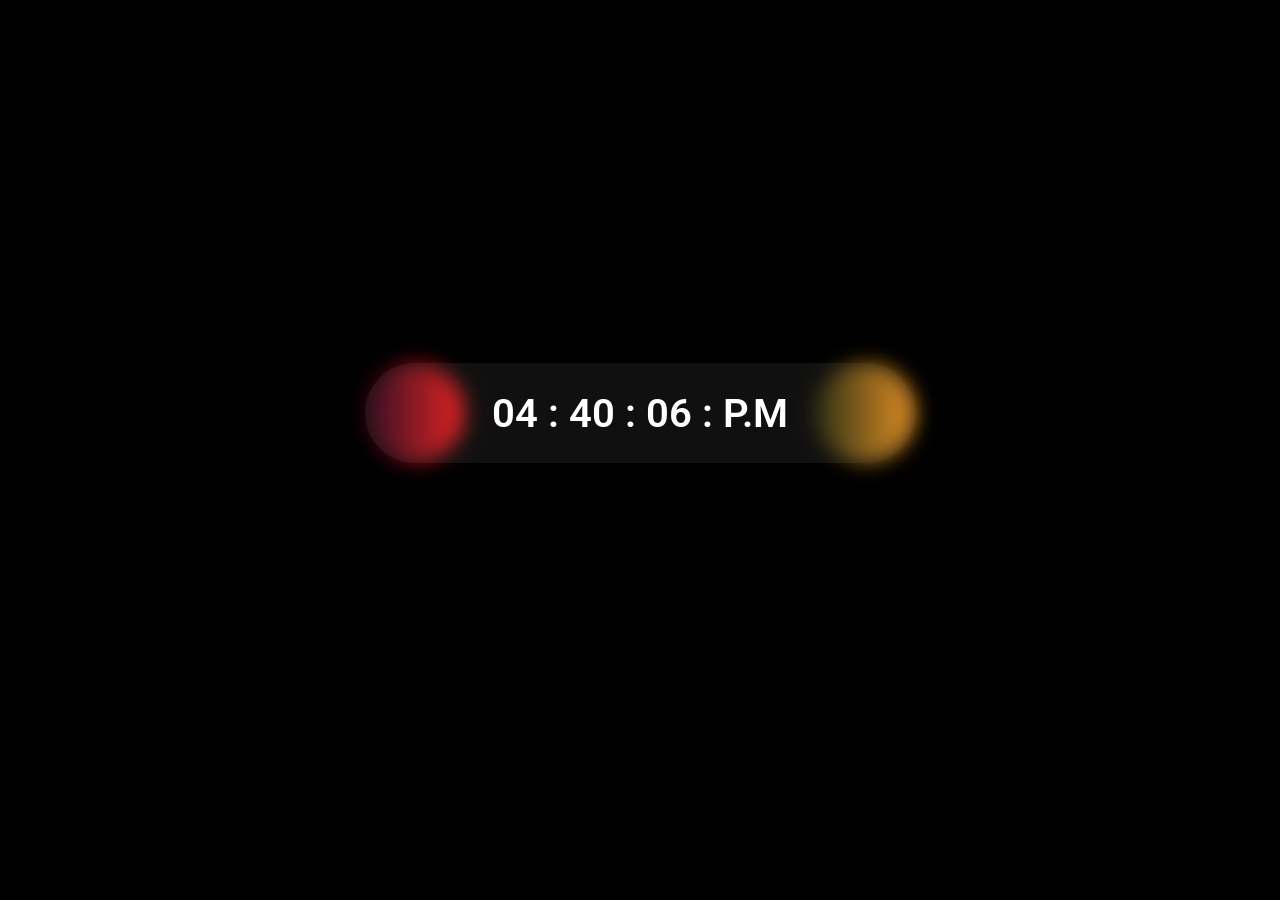
<file: My Portfolio/digital clock/clock.html>
<!DOCTYPE html>
<html lang="en">
<head>
    <meta charset="UTF-8">
    <meta name="viewport" content="width=device-width, initial-scale=1.0">
    <link href="https://fonts.googleapis.com/css2?family=Roboto:wght@500;700;900&display=swap" rel="stylesheet">
    <title>Document</title>
    <style>

        ::-webkit-scrollbar{
            width: 11px;
        }
        ::-webkit-scrollbar-track{
            background:rgb(0, 0, 0) ;
        }
        ::-webkit-scrollbar-thumb{
            background-color: rgb(255, 234, 3);
            background-clip: content-box;
            border-radius: 200px;
            border: 2px solid transparent;

        }

        body{
            font-family: 'Roboto', sans-serif;
            display: flex;
            justify-content: center;
            align-items: center;
            height: 90vh;
            background-color: rgb(0, 0, 0);
        }
        .clock{
            position: relative;
            height: 100px;
            width: 550px;
            background-color: rgba(104, 99, 99, 0.164);
            border-radius: 50px;
        }
        #head{
            text-align: center;
            color: white;
            margin-top: 50px;
            transform: translateY(-50%);
            position: relative;
            z-index: 1;
        }
        h1{
            font-size:40px;
            font-weight: 600;
        }

        .a{
            position: absolute;
            display: inline-block;
            height: 100px;
            width: 100px;
            background: linear-gradient(to right, #ff009d28,#fc1717);
            border-radius: 50%;
            z-index: -1;
            
            top: -0px;
            filter: blur(10px);
            
        }

        .b{
            position: absolute;
            display: inline-block;
            height: 100px;
            width: 100px;
            background: linear-gradient(to right, #d1ff2b28,#fc9917);
            border-radius: 50%;
            z-index: -1;
            right: -0px;
            bottom: -0px;
            filter: blur(10px);
        }
    </style>
</head>
<body onload="showtime()">
    <div class="clock">
        <span class="a"></span>
        <span class="b"></span>
        <h1  id="head"></h1>
    </div>
    
   <script>
    function showtime(){
        var d = new Date();
        var h =d. getHours();
        var m =d. getMinutes();
        var s =d. getSeconds();
        var session ="";
        if(h >12){

          h = h -12;
        }

             if (h<12){
             session= "P.M";
            }else{
                session ="A.M"
            }
            
            

        h= h< 10 ?  "0"+ h : h;
        m= m< 10 ? "0"+ m : m;
        s= s< 10 ? "0"+ s : s;

        
       
        const time = h + " : "+ m +" : " + s + " : " + " "+session;
        document.getElementById('head').innerText = time;

        setInterval(showtime,1000);
    }
   </script>
</body>
</html>
</file>
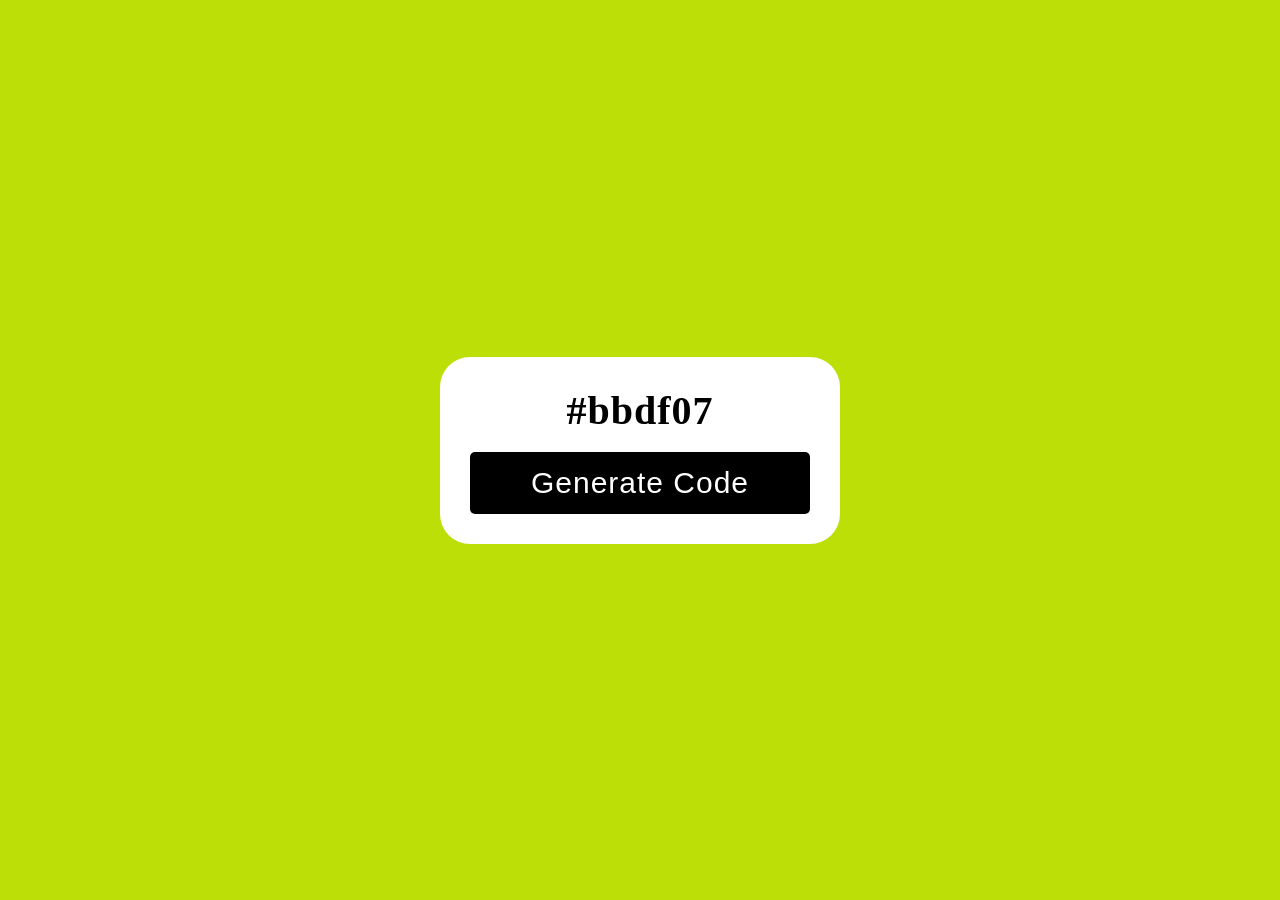
<file: My Portfolio/hex/hex.html>
<!DOCTYPE html>
<html lang="en">
<head>
    <meta charset="UTF-8">
    <meta name="viewport" content="width=device-width, initial-scale=1.0">
    <title>Document</title>

    <style>

        body{
            transition: 0.15s;
        }
        *{
            margin: 0;
            padding: 0;
            box-sizing: border-box;
        }

        .container{
            width: 100%;
            height: 100vh;
           
            display: flex;
            justify-content: center;
            align-items: center;
        }

        .code-container{
            
            width:400px;
            padding: 30px;
           text-align: center;
            background-color: white;
            border-radius: 30px;
           
        }

        .heading{
            font-size: 40px;
            letter-spacing: 1px;
        }
        .btn{
            width: 100%;
            background-color: black;
            color: white;
            letter-spacing: 1px;
            border: none;
            padding: 14px ;
            font-size: 30px;
            cursor: pointer;
            border-radius: 5px;
        }

        .btn:hover{
            opacity: .8;
        }
        .btn:active{
            opacity: 1;
        }
        body{

        }


    </style>
</head>
<body>
    <div class="container">
        <div class="code-container">
           <div class="head">
            <h1 class="heading">/h1>
           </div>
            <br>
           <button class="btn">Generate Code</button>
        </div>
    </div>

    <script>
        let getColor =() =>{
            let ranNum =Math.floor(Math.random()*16777215)  ;
            let convertInToString ="#" +ranNum.toString(16);

           document.body.style.backgroundColor =convertInToString;
           document.querySelector('.heading').innerText=convertInToString;
           navigator.clipboard.writeText(convertInToString);

            
        }

        document.querySelector('.btn').addEventListener(
            'click',
            getColor
        )
        getColor();
    </script>
</body>
</html>
</file>
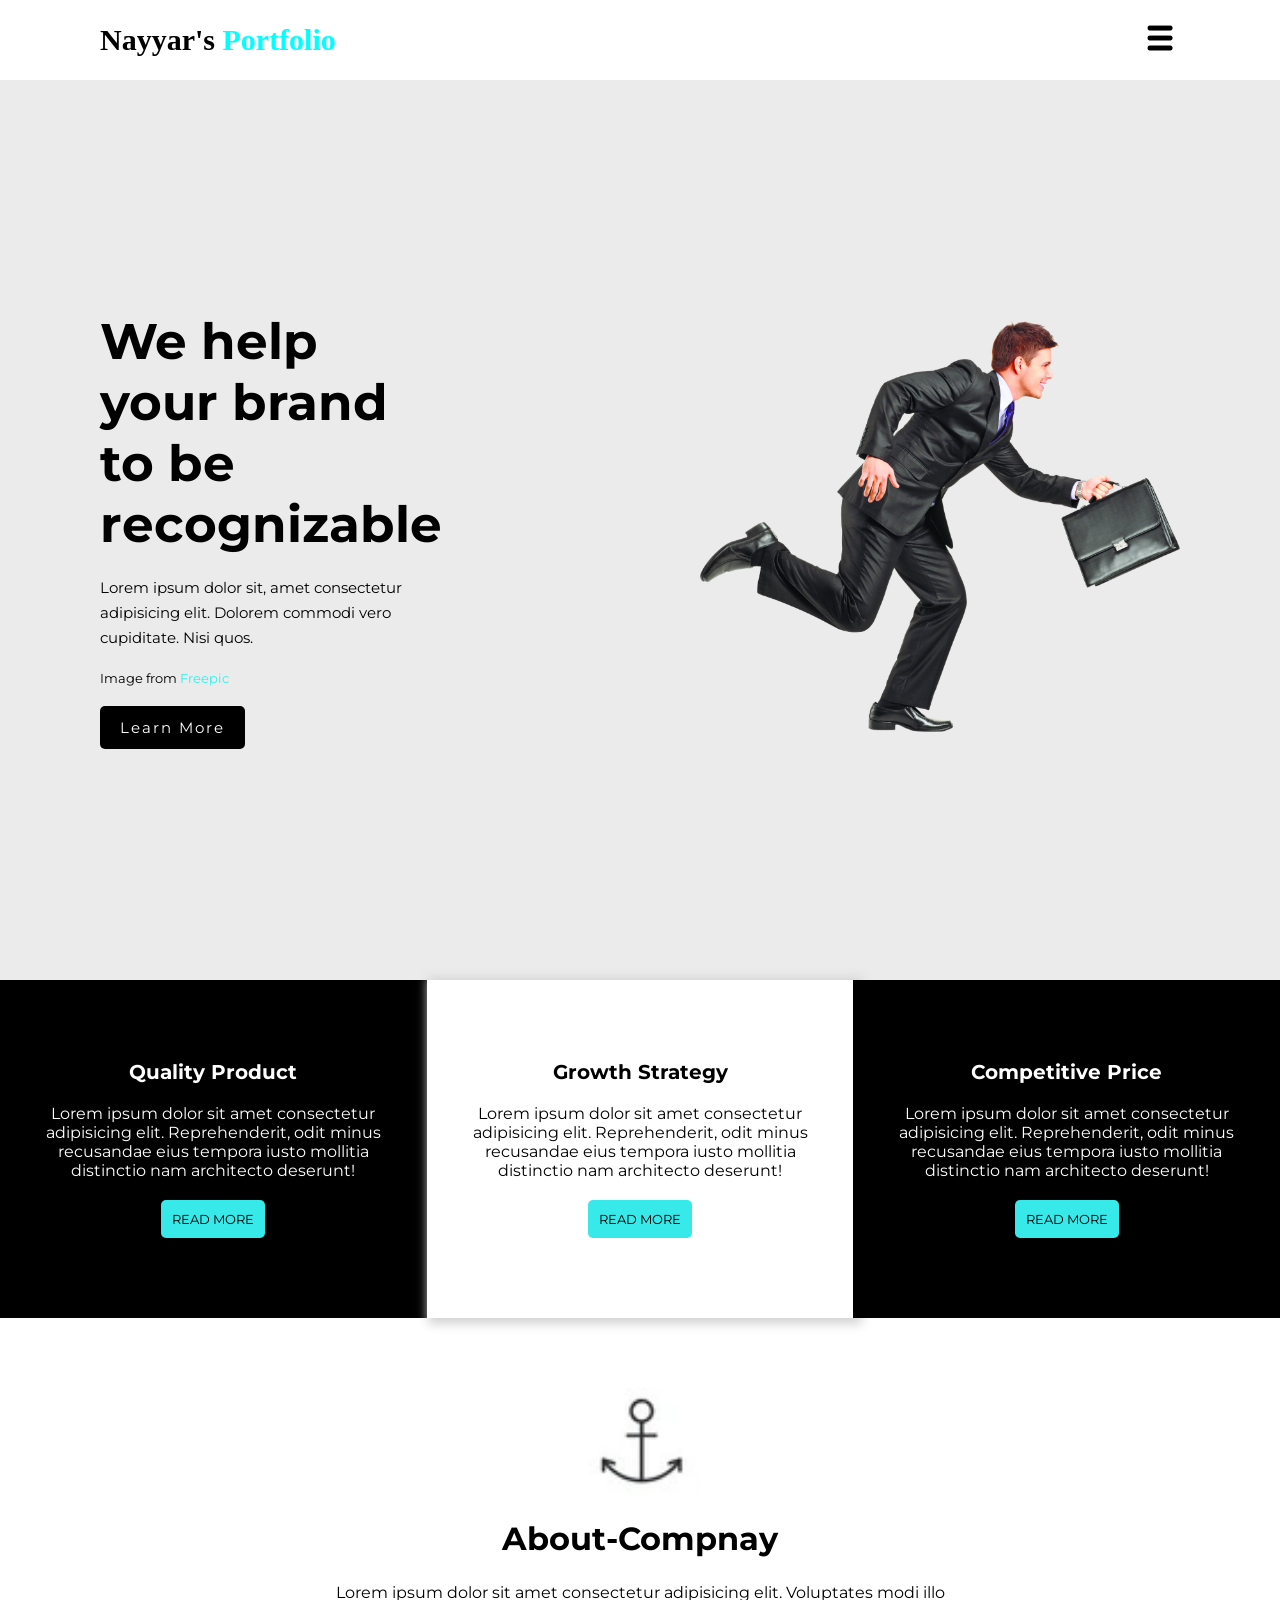
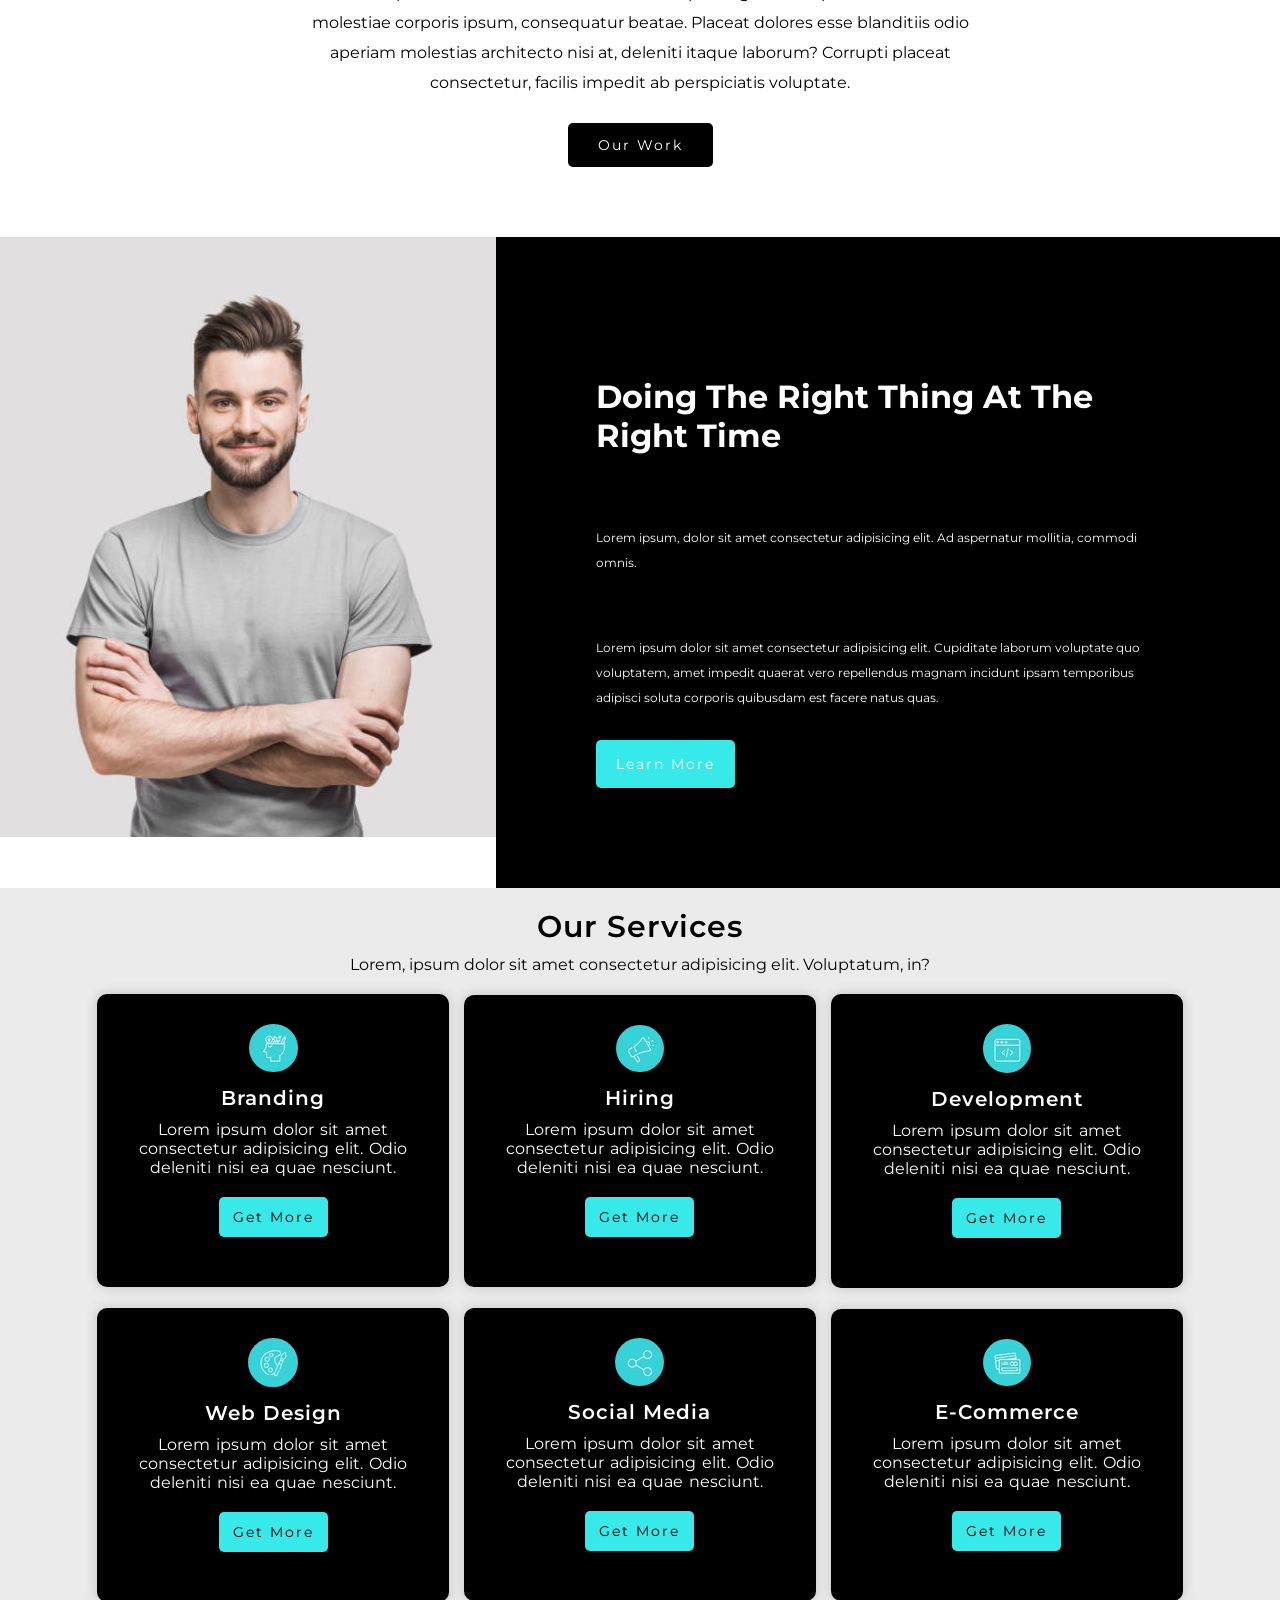
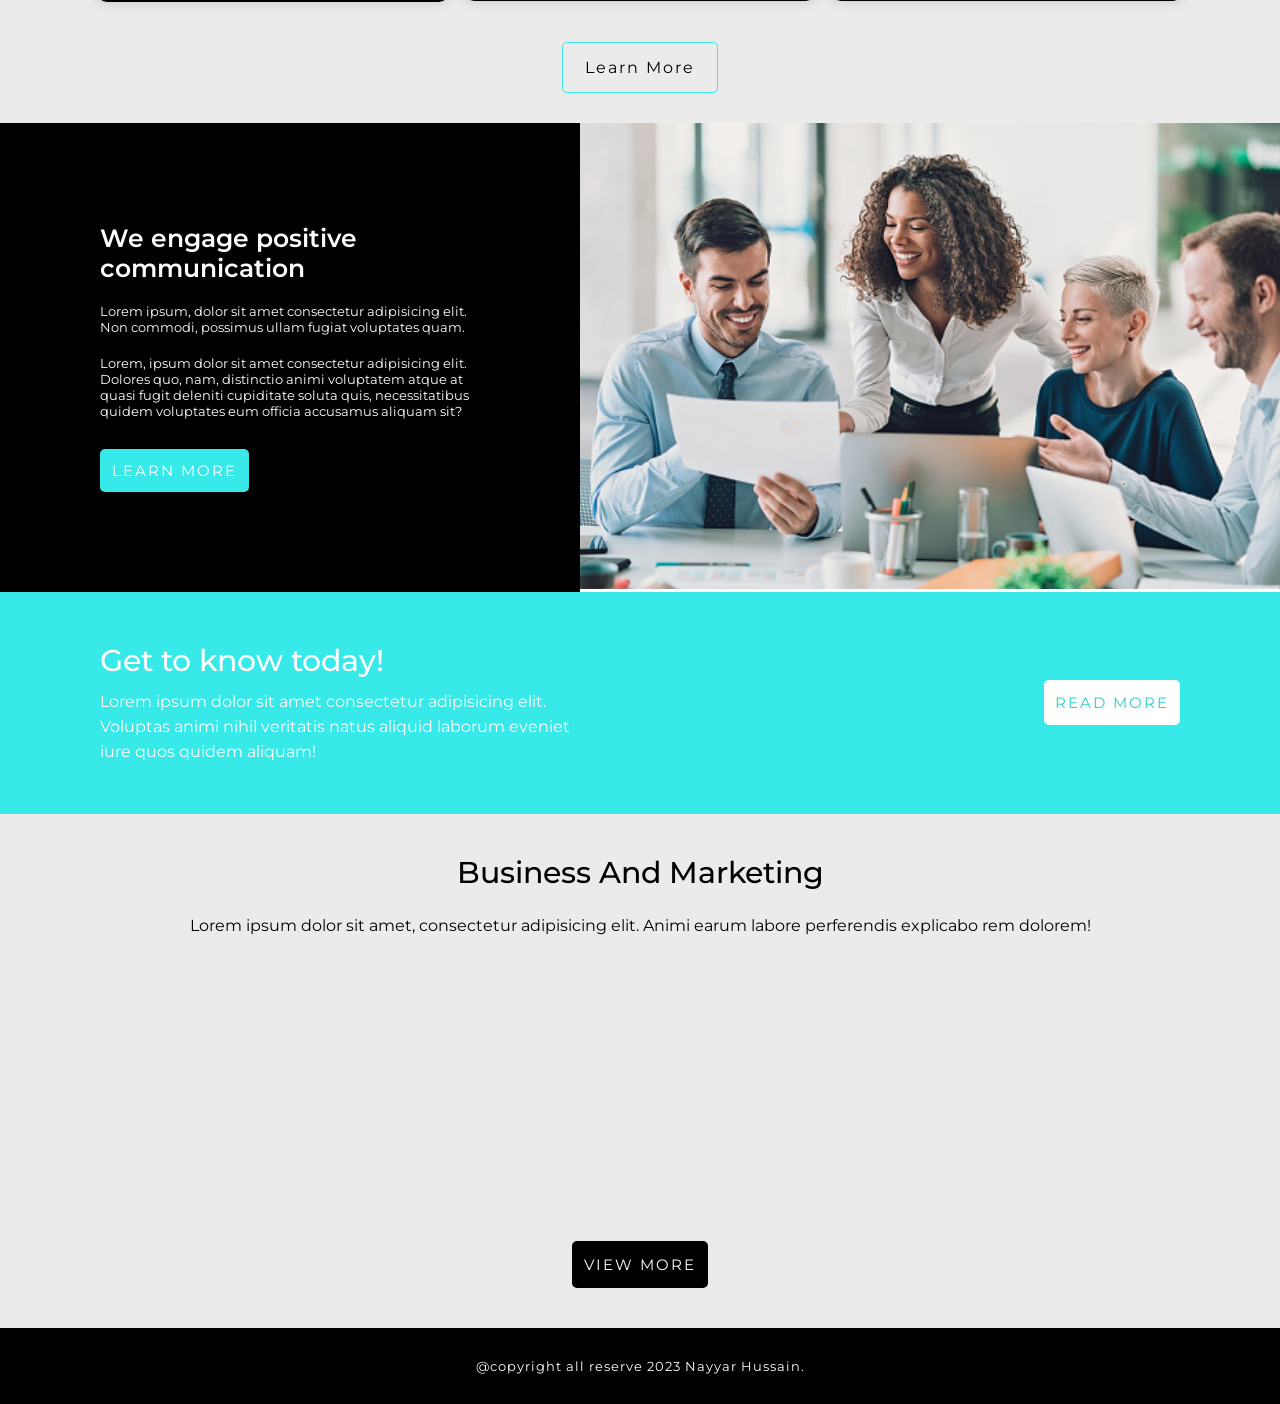
<file: My Portfolio/New folder/portfolio.html>
<!DOCTYPE html>
<html lang="en">
<head>
    <meta charset="UTF-8">
    <meta http-equiv="X-UA-Compatible" content="IE=edge">
    <meta name="viewport" content="width=device-width, initial-scale=1.0">
    <title>NAYYAR'S PORTFOLIO</title>
    
    <link rel="stylesheet" href="portfolio.css">
    <link rel="stylesheet" href="portmedia.css">
</head>
<body>


    
    <div class="container">
        <header>
            <h1 class="logo">
                <!-- Business Co -->
                Nayyar's <span class="logo">Portfolio</span>
            </h1>
            <div class="menu-bar">
                <img src="img/menu.png" alt="" class="menu">
                
            </div>
        </header>
        <div class="main">
            <div class="paras">

                <p class="main-para">
                    We help your brand to be recognizable
                </p>
                <p class="sec-para-main">
                    Lorem ipsum dolor sit, amet consectetur adipisicing elit. Dolorem commodi vero cupiditate. Nisi quos.
                </p>
                <p class="third-para-main">
                    Image from <span>Freepic</span>
                </p>
                <button class="main-button">Learn More</button>
            </div>
                <div class="main-image">
                <img src="img/png-bussines.png" alt="">
            </div>
        </div>
    </div>

    <section>

        <div class="box">
            <h1 class="box-heading">
                Quality Product
            </h1>
            <p>Lorem ipsum dolor sit amet consectetur adipisicing elit. Reprehenderit, odit minus recusandae eius tempora iusto mollitia distinctio nam architecto deserunt!</p>
            <button class="sec-btn">
                READ MORE
            </button>
        </div>
        <div class="box">
            <h1 class="box-heading">Growth Strategy</h1>
            <p>Lorem ipsum dolor sit amet consectetur adipisicing elit. Reprehenderit, odit minus recusandae eius tempora iusto mollitia distinctio nam architecto deserunt!</p>
            <button class="sec-btn">
                READ MORE
            </button>
        </div>
        <div class="box">
            <h1 class="box-heading">Competitive Price</h1>
            <p>Lorem ipsum dolor sit amet consectetur adipisicing elit. Reprehenderit, odit minus recusandae eius tempora iusto mollitia distinctio nam architecto deserunt!</p>
            <p></p>
            <button class="sec-btn">
                READ MORE
            </button>
        </div>
    </section>

    <div class="About">
        <div class="About-company">
            <img src="img/About.PNG" alt="" class="About-img">
            <h1 class="about-heading">
                About-Compnay
            </h1>

            <p class="About-para">
                Lorem ipsum dolor sit amet consectetur adipisicing elit. Voluptates modi illo molestiae corporis ipsum, consequatur beatae. Placeat dolores esse blanditiis odio aperiam molestias architecto nisi at, deleniti itaque laborum? Corrupti placeat consectetur, facilis impedit ab perspiciatis voluptate.
            </p>
            <button class="About-button">Our Work</button>
        </div>
    </div>

    <div class="introduction">
        <div class="intro">
            <div class="nayyar-img">
                <img src="img/Nayyar.jpg" alt="" class="my-image">
            </div>

            <div class="intro-paras">
                <h1 class="intro-hed">Doing The Right Thing At The Right Time</h1>

                <p class="intro-para-one">
                    Lorem ipsum, dolor sit amet consectetur adipisicing elit. Ad aspernatur mollitia, commodi omnis.
                </p>

                <p class="intro-para-two">
                    Lorem ipsum dolor sit amet consectetur adipisicing elit. Cupiditate laborum voluptate quo voluptatem, amet impedit quaerat vero repellendus magnam incidunt ipsam temporibus adipisci soluta corporis quibusdam est facere natus quas.
                </p>

                <button class="intro-button">Learn More</button>

            </div>
        </div>
    </div>

  
    <div class="our-service">

        <div class="ser-our">
            
            
            <h2 class="service-hed">Our Services</h2>
            <p class="ser-para">Lorem, ipsum dolor sit amet consectetur adipisicing elit. Voluptatum, in?</p>
            
        </div>

        <div class="services">


            <div class="sevices-items">
                <img src="img/branding.PNG" alt="" class="service-image">
                <h1>Branding</h1>
                <p class="service-para">Lorem ipsum dolor sit amet consectetur adipisicing elit. Odio deleniti nisi ea quae nesciunt.</p>
                <button class="ser-button">Get More</button>
            </div>
            <div class="sevices-items">
                <img src="img/hiring.PNG" alt="" class="service-image">
                <h1>Hiring</h1>
                <p class="service-para">Lorem ipsum dolor sit amet consectetur adipisicing elit. Odio deleniti nisi ea quae nesciunt.</p>
                <button class="ser-button">Get More</button>
                
            </div>
            <div class="sevices-items">
                <img src="img/development.PNG" alt="" class="service-image">
                <h1>Development</h1>
                <p class="service-para">Lorem ipsum dolor sit amet consectetur adipisicing elit. Odio deleniti nisi ea quae nesciunt.</p>
                <button class="ser-button">Get More</button>
            </div>
            <div class="sevices-items">
                <img src="img/desing.PNG" alt="" class="service-image">
                <h1>Web Design</h1>
                <p class="service-para">Lorem ipsum dolor sit amet consectetur adipisicing elit. Odio deleniti nisi ea quae nesciunt.</p>
                  <button class="ser-button">Get More</button>
            </div>
            <div class="sevices-items">
                <img src="img/socialmedia.PNG" alt="" class="service-image">
                <h1>Social Media</h1>
                <p class="service-para">Lorem ipsum dolor sit amet consectetur adipisicing elit. Odio deleniti nisi ea quae nesciunt.</p>
                <button class="ser-button">Get More</button>
            </div>
            <div class="sevices-items">
                <img src="img/ecommerce.PNG">
                <h1>E-Commerce</h1>
                <p class="service-para">Lorem ipsum dolor sit amet consectetur adipisicing elit. Odio deleniti nisi ea quae nesciunt.</p>
                <button class="ser-button">Get More</button>
            </div>

            
            
            
            
            
            <button class="serv-button">Learn More</button>
        </div>
            
        </div>



        <div class="communication">
            <div class="communicate">

                <div class="communicate-items">
                    

                    <div class="commu-para">
                        <h3 class="commu-head">
                            We engage positive communication
                        </h3>




                        <p class="commupara">
                            Lorem ipsum, dolor sit amet consectetur adipisicing elit. Non commodi, possimus ullam fugiat voluptates quam.

                        </p>
                        <p class="sec-commu-para">
                            Lorem, ipsum dolor sit amet consectetur adipisicing elit. Dolores quo, nam, distinctio animi voluptatem atque at quasi fugit deleniti cupiditate soluta quis, necessitatibus quidem voluptates eum officia accusamus aliquam sit?
                        </p>
                        <button class="commu-btn">LEARN MORE</button>
                    </div>


                    <div class="commu-img">
                        <img src="img/hd image.jpg" alt="" class="commu-image">
                    </div>


                </div>

            </div>
        </div>



        <div class="fotter">
            <div class="fotter-part">
                <div class="fotter-write">

                    <h1>Get to know today!</h1>
                    <p>Lorem ipsum dolor sit amet consectetur adipisicing elit. Voluptas animi nihil veritatis natus aliquid laborum eveniet iure quos quidem aliquam!</p>
                </div>
           
             <div class="fotter-btnn">
                <button class="fotter-btn">
                    READ MORE
                </button>
             </div>
        </div>

        <div class="footer-marketing">
           
                <div class="write">

                    <h2>
                        Business And Marketing
                    </h2>
                    <p>Lorem ipsum dolor sit amet, consectetur adipisicing elit. Animi earum labore perferendis explicabo rem dolorem!</p>
                    
                    
                    <button class="marketing-button">
                        VIEW MORE
                    </button>
                </div>
           
        </div> 


        <div class="copyright">
            <div class="copy-sec">
                <p class="copyright-para">
                    @copyright all reserve 2023 Nayyar Hussain. 
                </p>
            </div>

        </div>

        

</body>
</html>
</file>
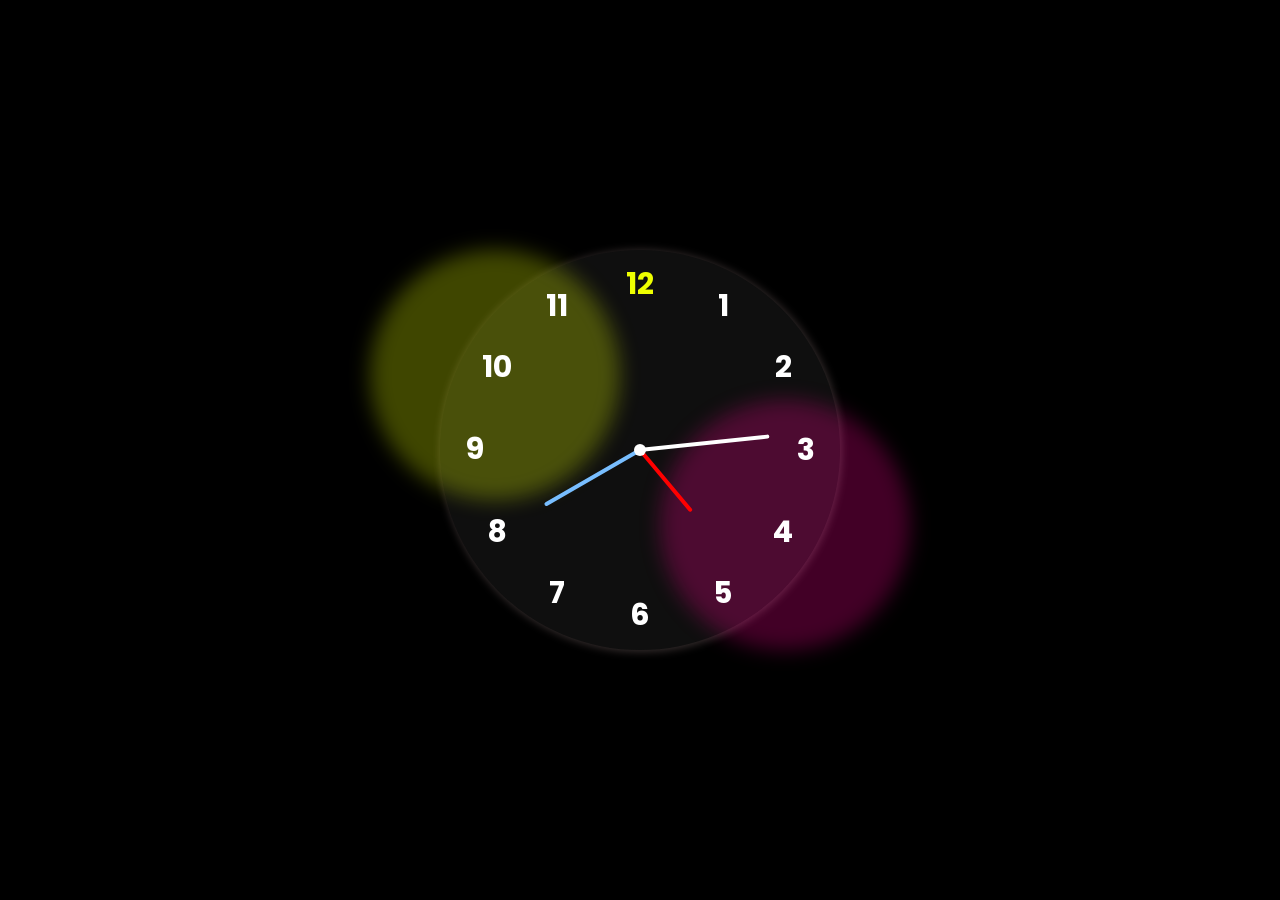
<file: My Portfolio/analog clock/clock.html/clock.html>
<!DOCTYPE html>
<html lang="en">
<head>
    <meta charset="UTF-8">
    <meta name="viewport" content="width=device-width, initial-scale=1.0">
    <title>Document</title>
    <link rel="stylesheet" href="clock.css/clock.css">
    <style>
        @import url('https://fonts.googleapis.com/css2?family=Poppins:wght@500;600&display=swap');
      </style>
</head>
<body>
    <div class="container">
        <div class="clock">
            <span class="clockdes"></span>
            <span class="clockdess"></span>

            <div id="hours" class="arrow"><i style="background-color: rgb(255, 0, 0); height: 80px;"></i></div>
            <div id="min" class="arrow" ><i style="background-color: rgb(120, 190, 255); height: 110px;"></i></div>
            <div id="sec" class="arrow" ><i style="background-color: rgb(255, 255, 255); height: 130px;"></i></div>


            <span class="num" style="--i:  1"><b>1</b> </span>
            <span class="num" style="--i:  2"><b>2</b> </span>
            <span class="num" style="--i:  3"><b>3</b> </span>
            <span class="num" style="--i:  4"><b>4</b> </span>
            <span class="num" style="--i:  5"><b>5</b> </span>
            <span class="num" style="--i:  6"><b>6</b> </span>
            <span class="num" style="--i:  7"><b>7</b> </span>
            <span class="num" style="--i:  8"><b>8</b> </span>
            <span class="num" style="--i:  9"><b>9</b> </span>
            <span class="num" style="--i:  10"><b>10</b></span>
            <span class="num" style="--i:  11"><b>11</b></span>
            <span class="num" style="--i:  12"><b style="color: rgb(238, 255, 0);">12</b></span>
        </div>
    </div>

    <script>
        let hr = document.getElementById('hours');
        let m = document.getElementById('min');
        let s = document.getElementById('sec');


        function movearrow(){
            let date = new Date();
            let hours = date.getHours();
            let minutes = date.getMinutes();
            let seconds = date.getSeconds();

            let hRot= 30*hours +minutes /2;
            let mRot= 6 *minutes;
            let sRot=  6*seconds;


            hr.style.transform=`rotate(${hRot}deg)`;
            m.style.transform=`rotate(${mRot}deg)`;
            s.style.transform=`rotate(${sRot}deg)`;

           

            
        }setInterval(movearrow,1000);

        
    </script>
</body>
</html>
</file>
<file: Netflix Original/Netflix.css>
* {
  margin: 0;
  box-sizing: border-box;
  padding: 0;
  font-family: "PT Sans", sans-serif;
  transition: 1s;
}

.container {
  height: 100dvh;
  background-image: url(img/movie\ tow.jpg);

  background-position: center;
  background-size: cover;
  background-repeat: no-repeat;
  width: 100%;
}

.home {
  background-color: rgba(0, 0, 0, 0.438);
  height: 100%;
  width: 100%;
}

header {
  display: flex;
  justify-content: space-between;
  align-items: center;
  padding: 0 50px;
  height: 80px;
}

.logo {
  width: 120px;
}

.signIn {
  padding: 8px 10px;
  background-color: rgb(229, 9, 20);
  border-radius: 5px;
  font-weight: bold;
  text-decoration: none;
  color: white;
  font-size: 15px;
  letter-spacing: 1px;
}

.main-content {
  overflow: hidden;
  display: flex;
  justify-content: center;
  flex-direction: column;
  align-items: self-start;
  height: 90vh;
  padding: 0 140px;
}

.main-content h1,
h2 {
  color: white;
}
.main-content h1 {
  width: 500px;
}

.main-content h2 {
  color: aliceblue;
  margin-top: 10px;
}
.main-content .netflix-heading-main {
  font-size: 60px;
}

.netflix-main-para {
  color: rgb(230, 230, 230);
  font-size: 20px;
  margin-top: 10px;
  font-weight: 500;
}

.input-container {
  display: flex;
  align-items: center;
  margin-top: 20px;
  height: 60px;
}

#search-movie {
  width: 400px;
  height: 60px;
  background-color: rgba(0, 0, 0, 0.521);
  border: none;
  border: 1px solid rgba(255, 255, 255, 0.253);
  outline: none;
  padding: 0 10px;
  font-size: 20px;
  color: white;
}

.movie-searcher {
  text-decoration: none;
  background-color: rgb(229, 9, 20);
  color: white;
  font-size: 30px;
  border: none;
  height: 60px;
  padding: 0 35px;
  margin-left: 6px;
  cursor: pointer;

  border-radius: 5px;
}

/* section */

.section {
  height: 70dvh;
  background-color: black;
  width: 100%;
  display: flex;
  justify-content: center;
  /* align-items: center; */
  flex-direction: column;
  flex-wrap: wrap;
  padding: 0 140px;
}

.sec-container {
  max-width: 1250px;

  display: flex;
  gap: 20px;
  flex-wrap: wrap;
  justify-content: center;
}
.sec-items {
  width: 250px;
  height: 300px;
  border-radius: 10px;
  background: linear-gradient(
    -45deg,
    rgba(229, 9, 20, 0.288),
    rgba(76, 76, 255, 0.295)
  );
  padding: 20px;
}

.sec-items h1 {
  color: rgb(214, 214, 214);
  margin-bottom: 10px;
}

.sec-items p {
  color: rgb(199, 199, 199);
  font-size: 15px;
  font-weight: 500;
}

.section-heading {
  color: rgb(189, 189, 189);
  font-size: 35px;
  margin-bottom: 20px;
}

.question-container {
  height: 100dvh;
  background-color: black;
  display: flex;
  flex-direction: column;
  justify-content: center;
  padding: 0 140px;
}

.questions-heading {
  color: rgb(184, 184, 184);
  font-weight: 500;
  margin-bottom: 10px;
}

.ask-questions {
  width: 70%;
  height: 80px;
  border: 1px solid rgba(255, 255, 255, 0.295);
  background-color: rgba(255, 255, 255, 0.048);

  padding: 0 30px;
  margin-bottom: 10px;
  display: flex;
  justify-content: space-between;
  align-items: center;
  cursor: pointer;
}

.question-head {
  color: rgb(189, 189, 189);
  font-size: 30px;
  font-weight: 500;
}

.fa-plus {
  font-size: 30px;
}

.ask-questions:hover {
  background-color: rgba(255, 255, 255, 0.096);
}

.fa-plus {
  color: white;
}

h2 {
  color: white;
}

/* footer start */

footer {
  height: 100dvh;
  background-color: rgb(0, 0, 0);
  display: flex;

  padding: 5% 10%;
  width: 100%;
}

.footer-container {
  display: flex;
  flex-direction: column;
  width: 100%;
}

.footer-para {
  font-size: 20px;
  margin-bottom: 20px;
  color: rgb(189, 189, 189);
}

#email {
  width: 80%;
  height: 60px;
  background-color: rgba(0, 0, 0, 0.651);
  border: none;
  border: 1px solid rgba(255, 255, 255, 0.486);
  outline: none;
  padding: 0 10px;
  font-size: 20px;
  color: white;
}

.submit-button {
  text-decoration: none;
  background-color: rgb(229, 9, 20);
  color: white;
  font-size: 30px;
  border: none;
  height: 60px;
  padding: 0 35px;
  margin-left: 6px;
  cursor: pointer;

  border-radius: 5px;
  vertical-align: middle;
}

.footer-email-input-bar {
  display: flex;
  margin-bottom: 40px;
}

.link-container-ankor {
  display: block;
  color: rgb(189, 189, 189);
  text-decoration: none;
  margin-bottom: 10px;
}

.link-container {
  display: flex;
  justify-content: space-between;
  align-items: center;
  flex-wrap: wrap;
}

.contact-link {
  margin-bottom: 60px;
  text-decoration: none;
  color: rgb(206, 206, 206);
  font-size: 18px;
}

#language {
  background-color: rgb(0, 0, 0);
  color: rgb(255, 255, 255);
  width: 11%;
  height: 40px;
  outline: none;

  font-size: 15px;
}

.select-lang {
  margin-top: 30px;
}

.lang-select-val {
  color: white;
  font-size: 16px;
  font-weight: 500;
  margin-top: 20px;
}

.copy-mark {
  height: 60px;
  background-color: black;
  width: 100%;
  display: flex;
  justify-content: center;
  align-items: center;
}

.copy-mark h1 {
  color: white;

  font-weight: 500;
  font-size: 12px;
  letter-spacing: 1pxS;
}
</file>
<file: Netflix Original/NetflixResponsive.css>
@media only screen and (max-width: 500px) {
  header {
    padding: 0 10px;
    height: 50px;
  }
  .logo {
    width: 60px;
  }

  .signIn {
    padding: 5px 6px;
    font-size: 12px;
  }
  .main-content {
    padding: 0 10px;
  }
  .main-content .netflix-heading-main {
    font-size: 12px;
  }

  .netflix-main-para {
    font-size: 10px;
  }

  .main-content h1 {
    width: 100%;
  }
  #search-movie {
    width: 100%;
    height: 30px;
    font-size: 14px;
  }

  .movie-searcher {
    padding: 0 4px;
    height: 30px;
    font-size: 12px;
  }

  /* section */

  .section {
    height: 100%;
    width: 100%;
    padding: 20px 10px;
  }

  .sec-container {
    max-width: 100%;
    align-items: center;
  }

  .sec-items {
    width: 90%;
    padding: 20px;
    height: 100%;
  }

  .sec-items h1 {
    font-size: 16px;
  }

  .section-heading {
    font-size: 10px;
  }

  .question-container {
    height: 100%;

    padding: 20px 10px;
  }

  .questions-heading {
    font-size: 20px;
  }

  .ask-questions {
    width: 100%;
    height: 50px;
  }

  .question-head {
    font-size: 80%;
  }

  /* footer */

  footer {
    height: 100%;
    padding: 20px 10px;
  }

  .footer-para {
    font-size: 17px;
  }

  #email {
    height: 50px;
    width: 75%;
  }

  .submit-button {
    padding: 0 5px;
    height: 49px;
    font-size: 70%;
  }

  .link-container {
    row-gap: 30px;
    column-gap: 10px;
  }
  #language {
    width: 60%;
  }
}

/* for > 500px */

@media only screen and (min-width: 501px) and (max-width: 700px) {
  header {
    padding: 0 30px;
    height: 50px;
  }
  .logo {
    width: 70px;
  }

  .signIn {
    padding: 7px 9px;
    font-size: 15px;
  }
  .main-content {
    padding: 0 30px;
  }
  .main-content .netflix-heading-main {
    font-size: 35px;
  }

  .netflix-main-para {
    font-size: 17px;
  }

  .main-content h1 {
    width: 100%;
  }
  #search-movie {
    width: 100%;
    height: 40px;
    font-size: 17px;
  }

  .movie-searcher {
    padding: 0 8px;
    height: 40px;
    font-size: 16px;
  }

  /* section */

  .section {
    height: 100%;
    width: 100%;
    padding: 30px 30px;
  }

  .sec-container {
    max-width: 100%;
    align-items: center;
    padding: 0 30px;
  }

  .sec-items {
    /* width: 50%; */
    padding: 30px;
    height: 100%;
  }

  .sec-items h1 {
    font-size: 20px;
  }

  .section-heading {
    font-size: 25px;
    align-self: center;
  }

  .question-container {
    height: 100%;

    padding: 30px 30px;
  }

  .questions-heading {
    font-size: 25px;
  }

  .ask-questions {
    width: 90%;
    height: 55px;
  }

  .question-head {
    font-size: 90%;
  }

  /* footer */

  footer {
    height: 100%;
    padding: 30px 30px;
  }

  .footer-para {
    font-size: 17px;
  }

  #email {
    height: 50px;
    width: 75%;
  }

  .submit-button {
    padding: 0 15px;
    height: 49px;
    font-size: 90%;
  }

  .link-container {
    row-gap: 30px;
    column-gap: 10px;
  }
  #language {
    width: 150px;
  }
}

/* screen > 700px */

@media only screen and (min-width: 701px) and (max-width: 900px) {
  header {
    padding: 0 70px;
    height: 50px;
  }
  .logo {
    width: 90px;
  }

  .signIn {
    padding: 9px 13px;
    font-size: 19px;
  }
  .main-content {
    padding: 0 70px;
  }
  .main-content .netflix-heading-main {
    font-size: 40px;
  }

  .netflix-main-para {
    font-size: 20px;
  }

  .main-content h1 {
    width: 100%;
  }
  #search-movie {
    width: 500px;
    height: 50px;
    font-size: 17px;
  }

  .movie-searcher {
    padding: 0 12px;
    height: 50px;
    font-size: 19px;
  }

  /* section */

  .section {
    height: 100%;
    width: 100%;
    padding: 30px 70px;
  }

  .sec-container {
    max-width: 100%;

    justify-content: start;
  }

  .sec-items {
    /* width: 50%; */
    padding: 30px;
    height: 100%;
    flex-basis: 30%;
  }

  .sec-items h1 {
    font-size: 20px;
  }

  .section-heading {
    font-size: 25px;
    align-self: self-start;
  }

  .question-container {
    height: 100%;

    padding: 30px 70px;
  }

  .questions-heading {
    font-size: 25px;
  }

  .ask-questions {
    width: 90%;
    height: 60px;
  }

  .question-head {
    font-size: 23px;
  }

  /* footer */

  footer {
    height: 100%;
    padding: 30px 30px;
  }

  .footer-para {
    font-size: 17px;
  }

  #email {
    height: 50px;
    width: 75%;
  }

  .submit-button {
    padding: 0 15px;
    height: 49px;
    font-size: 90%;
  }

  .link-container {
    row-gap: 30px;
    column-gap: 10px;
  }
  #language {
    width: 150px;
  }
}

@media only screen and (min-width: 901px) and (max-width: 1342px) {
  header {
    /* padding: 0 70px;
    height: 50px; */
  }
  .logo {
    /* width: 90px; */
  }

  .signIn {
    /* padding: 9px 13px;
    font-size: 19px; */
  }
  .main-content {
    /* padding: 0 70px; */
  }
  .main-content .netflix-heading-main {
    /* font-size: 40px; */
  }

  .netflix-main-para {
    /* font-size: 20px; */
  }

  .main-content h1 {
    /* width: 100%; */
  }
  #search-movie {
    /* width: 500px;
    height: 50px;
    font-size: 17px; */
  }

  .movie-searcher {
    /* padding: 0 12px;
    height: 50px;
    font-size: 19px; */
  }

  /* section */

  .section {
    height: 100%;
    width: 100%;
    padding: 30px 150px;
  }

  .sec-container {
    justify-content: start;
  }

  .sec-items {
  }

  .sec-items h1 {
    /* font-size: 20px; */
  }

  .section-heading {
    /* font-size: 25px;
    align-self: self-start; */
  }

  .question-container {
    /* height: 100%;

    padding: 30px 70px; */
  }

  .questions-heading {
    /* font-size: 25px; */
  }

  .ask-questions {
    /* width: 90%;
    height: 60px; */
  }

  .question-head {
    /* font-size: 23px; */
  }

  /* footer */

  footer {
    /* height: 100%;
    padding: 30px 30px; */
  }

  .footer-para {
    /* font-size: 17px; */
  }

  #email {
    /* height: 50px;
    width: 75%; */
  }

  .submit-button {
    /* padding: 0 15px;
    height: 49px; */
    font-size: 15px;
  }

  .link-container {
    /* row-gap: 30px;
    column-gap: 10px; */
  }
  #language {
    /* width: 150px; */
  }
}
</file>
<file: tik tok web/tiktok web.css>
*{
      margin: 0;
      padding: 0;
      box-sizing: border-box;
      font-family: 'Montserrat', sans-serif;
}

::-webkit-scrollbar{
      width: 10px;
  }
  
  
  ::-webkit-scrollbar-thumb{
      background-color: gainsboro;
     background-clip: content-box;
     border: 3px solid transparent;
      border-radius: 5px;
      cursor: grab;
  }


/* body start */

body{
      background-color: white;
}

.body-js{
      background-color: black;
}

.body-js header{
      background-color: black;
}

.body-js h1,p,h2{
      color: white;
}

.body-js input{
      background-color: rgb(36, 36, 36);
      border: 1px solid rgb(79, 79, 79);
}

.body-js button{
      background-color: rgb(36, 36, 36);
     border-left:1px solid rgb(105, 105, 105) ;
}






/* header start */

header{
      position: sticky;
      position: fixed;
      height: 60px;
      width: 100%;
      display: flex;
      justify-content: space-between;
      align-items: center;
      padding: 0 15px;
      border-bottom: 1px solid gainsboro;
      z-index: 1000;background-color: white;
}
.header-left{
      background-image: url(img/tiktok\ white\ mode\ logo.png);
      height: 30px;
      width: 100px;
      background-position: center;
      background-size: cover;
}
.header-left-js{
      background-image: url(img/tiktok\ logo.PNG);
      height: 30px;
      width: 100px;
      background-position: center;
      background-size: cover;
}

.logo{
      font-size: 25px;
      font-weight: 600;
     
}
.logo::first-letter{
      color:#ff004c
}

.logoG{
      color: #ff004c;
}
.search-profile-input{
      outline: none;
      width: 500px;
      height: 45px;
      border-radius: 100px;
      padding:  20px;
      font-size: 18px;
      font-weight: 500;
      caret-color: red;
      color: rgb(43, 43, 43);
      border: none;
      background-color: rgb(241, 241, 241);
      margin-left: 30px;
     
     
}



.input-search-field{
      position: relative;
      overflow: hidden;
}

.input-search-field-js{
      border: 1px solid gainsboro;
}

.input-search-button{
      position: absolute;
      right: 1px;
      top: 50%;
      transform: translateY(-50%);
      height: 43px;
      width: 50px;
      border-radius: 0 30px 30px 0;
    
      border: none;
      border-left: 1px solid gainsboro;
      cursor: pointer;
      
}



.input-search-button-js{
      background-color: rgb(214, 214, 214);
     
}

.fa-magnifying-glass{
      font-size: 15px;
}
.header-right{
      display: flex;
      align-items: center;
}

.upload-video{

      padding: 8px 18px;
     
      border: 1px solid rgb(239, 239, 239);
      font-weight: 600;
      cursor: pointer;
      font-size: 16px;
      margin-right: 25px;
      background-color: white;
      color: rgb(0, 0, 0);

}
.upload-video-js{
      background-color: rgb(36, 36, 36);
      border: 1px solid rgb(79, 79, 79);
      color: rgb(255, 255, 255);
}




.fa-plus{
      margin-right: 10px;
      font-size: 25px;
      vertical-align: middle;
      
}
.upload-video-js.fa-plus{
      color: white;
 }
 

.fa-message{
      margin-right: 25px;
      font-size: 20px;
      cursor: pointer;
}

.fa-paper-plane{
      margin-right: 25px;
      font-size: 20px;
      cursor: pointer;
}


.profile-image{
      width: 35px;
      height: 35px;
      cursor: pointer;
      border-radius: 50%;
      vertical-align: middle;
     
}



/* header end */



/* main start */


.main{
      height: 100vh;
     display: flex;
     padding: 0 0px 0 0;
     
}

.main-left{
      position: fixed;
      top: 50px;

      height: 100%;
      width: 250px;
      /* border-right: 1px solid gainsboro; */
      /* position: absolute; */
      padding: 20px 15px;
      display: flex;
      flex-direction: column;
      cursor:grab;
      

      
}

.main-left::-webkit-scrollbar{
      width: 11px;
  }
  
  
 .main-left ::-webkit-scrollbar-thumb{
      background-color: gainsboro;
     background-clip: content-box;
     border: 3px solid transparent;
      border-radius: 5px;
      cursor: pointer;

  }

.main-left-first-div{
      border-bottom: 1px solid gainsboro;
      padding-bottom: 40px;
}
.fa-classes{
      width: 35px;
      height: 20px;
      display: inline-block;
}
.fa-house,.fa{
      font-size: 20px;
}

.for-you{
      color: #ff004c;
      font-size: 18px;
      display: inline-block;
      font-weight: 600;
      /* margin-left: 10px; */
     
}

.following{
      font-size: 18px;
      display: inline-block;
      font-weight: 600;
      /* margin-left: 10px; */

}

.heading-main-left{
      margin-top: 20px;
}

.explore{
      width: 20px;
      vertical-align: middle;
}


/* main left second div start */


.main-left-second-div{
      padding: 30px 0;
      padding-bottom: 40px;
      border-bottom: 1px solid gainsboro;
      
     

     
     

}

.user-following{
      font-size: 15px;
      color: rgb(92, 92, 92);
      font-weight: 500;
      margin-bottom: 30px;
}



.main-left-second-div-following-profile{
      margin-bottom: 20px;
      display: flex;
}
.following-image{
      width: 30px;
      height: 30px;
      border-radius: 50%;
      margin-right: 15px;
}


.name{
      font-size: 15px;
      color: rgb(0, 0, 0);

}

.user-name{
      font-size: 12px;
      color: rgb(92, 92, 92);
      font-weight: 400;
}


.see-more-following-account{
      color: #ff004c;
      text-decoration: none;
      font-size: 15px;
      font-weight: 500;
}



.effects{
      width: 100%;
      height: 60px;
      font-size: 20px;
      background: linear-gradient(45deg, rgb(153, 241, 255),rgb(164, 233, 248),rgb(190, 255, 190),rgb(255, 136, 255),rgb(255, 177, 255));
      border: none;
      border-radius: 10px;
      cursor: pointer;
}

.effect-main-left-third-div{
      margin-top: 30px;
}

.copyright{
      padding: 40px 0;
}


.copryright-tiktok{
      color: rgb(92, 92, 92);
      font-size: 13px;
      font-weight: 400;
}


.center-div{
     height: 100%;
     width: 400px;
     margin: auto;
     
      padding: 100px 0 0px 0;
      
     
      
}

.content-video{
     width: 300px;
     height: 500px;
     border-radius: 20px;
     object-fit: cover;
    
    
}
/* .center-content-container{
      position: relative;
} */
.center-content-upper-left{
      display: inline-block;
     
     
}

.center-content-upper-right{
      display: inline-block;
     
}

.center-left-img{
      width: 60px;
      height: 60px;
      border-radius: 50%;
      
    

}

.user-name-for-content{
      font-size: 16px;
      display: inline-block;
      font-weight: 500;
     
     
}

.para-for-bio{
      font-size: 13px;
      width: 250px;
      color: rgb(68, 68, 68);
      margin-top: 5px;
     
}





.profile-menu{
      height: 0px;
      width: 250px;
      background-color: rgb(255, 255, 255);
      position: absolute;
      right: 10px;
      top: 60px;
      border-radius: 10px;
      box-shadow: 0px 0px 16px 0px rgb(183, 183, 183);
      padding: 20px 10px;
      opacity: 0;
      transition:  .5s;
      
      
}

.profile-menu-js{
      background-color: black;
}

.profile-menu-height{
      height: 230px;
      opacity: 1;
}

.profile-menu-item{
      display: flex;
     
      

}


.profile-menu-item-heading{
      font-size: 16px;
      font-weight: 600;
      margin-bottom: 20px;
}
.dark-mood{
      display: flex;
      position: relative;
      width: 100%;

     
}

.fa-user,.fa-bookmark,.fa-gear,.fa-language,.fa-moon{
      font-size: 17px;
      margin-right: 10px;
      color: rgb(0, 0, 0);
     
}
.fa-me{
     color: rgb(94, 8, 8);
}





.toggle-bar{
      position: absolute;
      right: 10px;
      top: -2px;
      /* top: 50%;
      transform: translateY(-50%); */
}


.toggled{
      width: 45px;
      background-color: rgb(235, 235, 235);
      height: 25px;
      border-radius: 30px;
      position: relative;
     
}


.indicator{
      position: absolute;
      height:18px;
      width: 18px;
      background-color: white;
      top: 50%;
      transform: translateY(-50%);
      border-radius: 50%;
      left: 3px;
      transition: .7s;
      cursor: pointer;
     
     
}

.indicator-js{
      left:24px ;
      background-color: rgb(13, 162, 58);
     
}




.body-js.name,.user-name{
      color: rgb(255, 253, 253);
}

.body-js,.center-content-video{
      background-color: rgb(0, 0, 0);
}

.center-content-video{
      width: 0;
      background-color: black;
}


.tiktok-embed{
     background-color: black;
}


.body-js header{
      border: 1px solid rgb(105, 105, 105);
}

.icon1-js{
      color: rgb(255, 255, 255);
}
.icon2-js{
      color: rgb(255, 255, 255);
}
.icon3-js{
      color: rgb(255, 255, 255);
}
.icon4-js{
      color: rgb(255, 255, 255);
}
.icon5-js{
      color: rgb(255, 255, 255);
}
.icon6{
      color: rgb(0, 0, 0)
}
.icon7{
      color: rgb(0, 0, 0)
}
.icon8{
      color: rgb(0, 0, 0)
}
.icon6-js{
      color: rgb(255, 255, 255)
}
.icon7-js{
      color: rgb(255, 255, 255)
}
.icon8-js{
      color: rgb(255, 255, 255)
}
.icon9{
      color: rgb(0, 0, 0)
}
.icon9-js{
      color: rgb(255, 255, 255)
}
.icon10{
      color: rgb(0, 0, 0);
      font-size: 20px;
      vertical-align: middle;
}
.icon10-js{
      color: rgb(255, 255, 255);
     
}


.body-js p{
      color: rgb(81, 81, 81);
}

.user-name2{
      color: rgb(16, 16, 16);
      font-size: 11px;
      font-weight: 500;
}

.body-js,.user-name2{
      color: white;
}
</file>
<file: My Portfolio/About/portfolio.css>
@import url('https://fonts.googleapis.com/css2?family=Montserrat:wght@600&family=Poppins:wght@200;300;400;500;600;700;800;900&display=swap');

* {
    margin: 0;
    padding: 0;
    box-sizing: border-box;
    font-family: 'Montserrat', sans-serif;
    scroll-behavior: smooth;
    scrollbar-width: 1px;


}

::-webkit-scrollbar{
    width: 10px;
}

::-webkit-scrollbar-track{
    background-color: #000;
}
::-webkit-scrollbar-thumb{
    background-color: rgb(0, 174, 218);
   background-clip: content-box;
   border: 3px solid transparent;
    border-radius: 5px;
    cursor: pointer;
}

::-webkit-scrollbar-thumb:hover{
    background-color: rgb(4, 149, 185);
  
}





.container {

    width: 100%;
    /* background-color: rgb(224, 224, 224); */
    z-index: -1;
   


}

/* header start */

header {
    
    display: flex;
    justify-content: space-between;
    align-items: center;
    padding: 0 100px;
   
    /* background-color: rgb(237, 251, 255); */
    height: 60px;
    background-color:transparent;
    z-index: 1000;
    position: relative;
}




header h1 {

    font-size: 30px;
    font-weight: bold;

}

.home-nav {
    color: rgb(0, 174, 218);
    text-decoration: none;
}
.menu{
    width: 50px;
    display: none;
}

.ankor {
    text-decoration: none;
    color: black;
    margin-left: 25px;
    font-weight: 600;
    font-size: 15px;
    text-decoration: none;
    cursor: pointer;
}


/* Header end */


/* main start */

.main {
    height: 100vh;
    display: flex;
    justify-content: space-around;
    align-items: center;
    padding: 0 100px;
    /* background-color: rgb(237, 251, 255); */
    background-color: rgb(255, 255, 255);
    position: relative;
    z-index: 1;


}

.a {
    display: inline-block;
    height: 500px;
    width: 500px;
    background-color: rgba(210, 255, 76, 0.079);
    filter: blur(50px); 
     opacity: 0.11;
     border-radius: 250px;
    position: absolute;
    top: 30%;
    left: 200px;
    z-index: -100;
    border-radius: 50%;

}

.b{
    display: inline-block;
    height: 300px;
    width: 300px;
    background-color: rgba(91, 250, 102, 0.136);
    /* filter: blur(60px); */
    opacity: 0.11; 
    border-radius: 250px;
    position: absolute;
    bottom: 100px;
    left: 50%;
    z-index: -1;
    

}


.A{
    z-index: 100;
    display: inline-block;
    height: 700px;
    width: 700px;
    background-color: rgba(255, 43, 43, 0.187);
    filter: blur(150px);
    /* opacity: 0.11; */
    border-radius: 250px;
    position: absolute;
    top: -250px;
   right: 30px;
    z-index: -1;
    border-radius: 50%;

}

.B{
    z-index: 100;
    display: inline-block;
    height: 400px;
    width: 400px;
    background-color: rgba(200, 0, 255, 0.321);
    filter: blur(150px);
    /* opacity: 0.11; */
    border-radius: 250px;
    position: absolute;
    top: 30px;
    right: 50%;
    transform: translateY(-70%);
    z-index: -1;
    border-radius: 50%;

}



.main-bottom {
    display: block;
    position: absolute;
    bottom: -50px;
    left: 50%;
    transform: translateX(-50%);

    display: flex;
    justify-content: space-around;
    align-items: center;
    border-radius: 50px;
    padding: 50px 50px;

    width: 800px;
    height: 100px;
    background-color: rgb(31, 31, 31);
    color: white;
}

.main-bottom-left,
.main-bottom-center {
    width: 30%;
    text-align: center;


    border-right: 1px solid rgb(212, 212, 212);

}

.main-bottom-right {
    text-align: center;
    width: 30%;
}

.bottom-h1 {
    font-size: 15px;
    display: inline-block;
}

.bottom-left-para {
    font-size: 11px;
    text-align: center;
    color: rgb(0, 174, 218);
}

.main-bottom-center {
    display: inline-block;
}

.bottom-img {
    height: 40px;
    vertical-align: middle;

}

.main-left {
   
    
    min-height: 400px;
}




.mainheading {
    color: rgb(0, 174, 218);
    font-size: 15px;
    margin-bottom:10px;

}

.mainpara {
    font-size: 50px;
    font-weight: 900;
    margin-bottom: 5px;
    color: rgb(10, 10, 10);

}



.mainpara2 {
    font-weight: 600;
    font-size: 20px;
    margin-bottom: 30px;
}

.para3 {
    font-size: 13px;
    color: rgb(31, 31, 31);
    margin-bottom: 20px;
    line-height: 25px;
}


.cv-btn {
    border-radius: 50px;
    background-color: rgb(0, 174, 218);
    color: white;
    letter-spacing: 1px;
    border: none;
    padding: 14px 15px;
    transition: 0.15s;
    cursor: pointer;
    margin-right: 20px;
}

.cv-btn:hover {
    background-color: rgb(4, 153, 190);
}


.contact-btn {
    background-color: transparent;
    border-radius: 50px;
    border: 1px solid rgb(0, 174, 218);
    color: rgb(0, 0, 0);
    letter-spacing: 1px;

    padding: 14px 15px;
    transition: 0.15s;
    cursor: pointer;
    margin-right: 20px;
}



.main-right-image {
    width: 400px;
    z-index: 100;
}




/* banner end */




.About-me {
    height: 100vh;
    /* width: 100%; */

    background-color: rgb(255, 255, 255);
    display: flex;
    justify-content: space-around;
    
   
    align-items: center;
}






.about-left {


    width: 35%;
    padding: 0 20px;
    position: relative;
    z-index: 100;
}

.about-leftspan {
    display: inline-block;
    height: 420px;
    width: 2px;
    background-color: rgb(212, 212, 212);
    position: absolute;
    right: -70px;
    top: 50%;
    transform: translateY(-50%);
    z-index: -1;
}

.about-leftspanbox {
    display: inline-block;
    width: 400px;
    height: 400px;
    background-color: rgb(0, 218, 182);
    border-radius: 100px 100px 200px 50px;
    z-index: -1;
    position: absolute;
    left: 0;
    top: 50px;
    opacity: .2;
}

.about-image {
    height: 500px;
}

.data {
    margin-top: 50px;
}

.data-right {
    color: rgb(43, 43, 43);
    /* width: 30%; */
}



.myintro {
    font-size: 13px;
    font-weight: 600;
    color: rgb(0, 174, 218);
}


.about-para {
    line-height: 25px;
    font-size: 13px;
    width: 500px;
}

.aboutme {
    font-size: 30px;
    font-weight: bold;
}

.data span {
    display: inline-block;
    margin-left: 10px;
    


}

.fa-regular,
.fa-solid {
    /* color: rgb(20, 219, 226); */
    color: rgb(0, 174, 218);
    margin-right: 20px;
    margin-top: 20px;
}

.data-name,
.data-phone {
    font-weight: bold;
    font-size: 14px;
    margin-left: 10pxpx;
    color: black;
}

.data-right {
    font-size: 12px;
}

.home {
    
    margin: 0 20px;
    color: rgb(0, 174, 218);
    font-size: 20px;
   
}

.interest {
    display: inline-block;
}

.interest span {
    font-size: 13px;
    margin-right: 10px;
    color: #000;
    margin-left: 10px;
}



.interest-head {
    font-size: 22px;
    font-weight: 600;
}



/* Projects start */

.projects{
    height: 100%;
  
    background-color: rgb(250, 249, 249);
    padding: 30px;
   
}
.Projects{
    height: 100%;
    display: flex;
    width: 100%;
    justify-content: space-around;
    align-items: center;
    flex-wrap: wrap;
    gap: 50px;
    padding: 50px 100px;
   
    
   
}

.project-head{
    text-align: center;
    
}

.pro-items{

    height: 300px;
    width: 300px;
  
    background-color: rgb(0, 0, 0);
    
    text-align: center;
    padding: 50px;
    border-radius: 10px;
   
}

.proimg{
    
    height: 50px;
}

.pro-head{
    margin: 10px 0;
    font-size: 25px;
    color: white;
}

.pro-para{
    margin-bottom: 20px;
    color: white;
}

.pro-btn{
    background-color: rgb(0, 174, 218);
    border: none;
    padding: 12px 10px;
    border-radius: 5px;
    color: white;
    letter-spacing: 1px;
    font-size: 15px;
    text-decoration: none;
}

.services {

   
    background-color: rgb(255, 255, 255);
   
}

.my-services {
    height: 80vh;
    width: 100%;
   display: flex;
    justify-content: space-between;
    padding: 0 100px;
    align-items: center;
   

}

.service-head,.ser-head2 {
    text-align: center;
    




}

.ser-head2{
    color: rgb(107, 225, 255);
    font-size: 15px;
}


.ser1 {
    position: relative;
    background-color: rgb(217, 247, 255);
    height: 15px;
    width: 400px;
    border-radius: 10px;
      margin: 20px 0;
}


.ser2 {
    position: absolute;
    background-color: rgb(0, 204, 255);
    left: 0;
    top: 0;
    width: 70%;
    height: 100%;
    z-index: 1;
    border-radius: 10px;

}



.ser3 {
    position: absolute;
    background-color: rgb(0, 198, 248);
    left: 0;
    top: 0;
    width: 90%;
    height: 100%;
    z-index: 1;
    border-radius: 10px;

}


.ser4 {
    position: absolute;
    background-color: rgb(1, 198, 247);
    left: 0;
    top: 0;
    width: 70%;
    height: 100%;
    z-index: 1;
    border-radius: 10px;

}



.ser5 {
    position: absolute;
    background-color: rgb(0, 194, 242);
    left: 0;
    top: 0;
    width: 30%;
    height: 100%;
    z-index: 1;
    border-radius: 10px;

    animation-name: direction;
    animation-duration: 1s;
    animation-fill-mode: none;
   animation-delay: inherit;


}

@keyframes direction{
    from{
        width: 0;
    }
    to{
        width: 30%;
    }
}






.ser-head {
    font-size: 13px;
    margin-bottom: 10px;

}



/* form */

form {
    
    background-color: rgb(255, 255, 255);
    padding: 50px;
}

.form {
    height: 80vh;
    
    display: flex;
    justify-content: space-around;
    align-items: center;
}

.form-head1,.form-head{
    text-align:center ;
    
}

.form-head1{
    color: rgb(0, 174, 218);
}

.form-left {
    width:40% ;
    position: relative;
   
    
   
}

.form-left-span{
    display: inline-block;
    height: 250px;
    width: 2px;
    background-color: rgb(212, 212, 212);
    position: absolute;
    right: -70px;
}

.form-right{
    height: 20%;
}

.text{
    width: 40%;
    
  margin-right: 4%;
    height: 50px;
    font-size: 15px;
    
}

.text2{
    width: 40%;
    
  
    height: 50px;
    margin-left: 5%;
    font-size: 15px;
}



.subject{
    width: 90%;
    height: 50px;
}


.message{
    width: 90%;
    height: 150px;
}


.form-btn{
    color: white;
    background-color: rgb(0, 174, 218);
    padding: 14px 25px;
    letter-spacing: 1px;
    border: none;
    border-radius: 30px;
    cursor: pointer;
    transition: 0.15sg;
}

.form-btn:hover{
    opacity: .8;
}
.form-btn:active{
    opacity: 6;
}



.form-right{
    height: 200px;
}

.form-right span{
    display: inline-block;
    font-size: 13px;
}

.form-right img{
    height: 30px;
    vertical-align: middle;
    margin-right: 20px;
}

.right-top-span2{
    margin-left: 20px;
    color: rgb(0, 174, 218);
   
}



.footer{
    background-color: #1a1a1a;
    height: 40vh;
    width: 100%;
    text-align: center;
    color: white;
}


.footer-para{
    font-size: 12px;
    line-height: 20px;
}
.fa-brands{
    margin: 0 10px;
    font-size: 20px;
}
</file>
<file: My Portfolio/About/portfoliomedia.css>
@media screen and (max-width:400px){
    header a{
        display: none;
    }

    .menu{
        display: inline-block;
        width: 30px;
    }

    .a {
        display: none;
       
    
    }
    
    .b{
        display: none;
    
    }
    
    
    .A{
        display: none;
    
    }
    
    .B{
       display: none;
    
    }
    
    

    
   
   
    
    
   
    
    
    
    
    header{
      padding: 0 20px;
    }

    .main {
       height: 100%;
        padding: 50px 20px;
        flex-direction:  column-reverse;
        
    
    
    }


    .main-right-image {
        width: 100%;
        
    }

    .mainheading {
       
        font-size: 15px;
       
    
    }

    .mainpara {
        font-size: 20px;
        font-weight: 900;
       
    
    }

    .mainpara2 {
        font-weight: 600;
        font-size: 10px;
        margin-bottom: 10px;
    }

    .mainpara2 {
        font-weight: 600;
        font-size: 10px;
        
    }

    .cv-btn {
        
        padding: 9px 10px;
        font-size: 8px;
        
       
       
    }

    .contact-btn {
      
           
        padding: 9px 10px;
        font-size: 8px;
      
    }
    .main-bottom {
       
    
       
        border-radius: 0px;
        padding:10px 0px;
       

    
        width: 100%;
        /* height: 100%; */
        
       
    }

    .bottom-img {
        height: 20px;
        vertical-align: middle;
    
    }

    .bottom-h1 {
        font-size: 10px;
        display: inline-block;
    }

    .bottom-left-para {
        font-size: 8px;
        
    }

    .About-me {
        height: 100%;
        width: 100%;
    
       flex-direction: column;
       padding: 50px 20px;
    }

    .data {
        margin-top: 10px;
    }

    .about-leftspan {
       
        display: none;
        
    }

    .about-leftspanbox {
      
        width: 100%;
        height: 100%;
        
      
    }

    .about-left {


        width: 100%;
        height: 100%;
       
      
        
       
    }

    
    .about-para {
       
        font-size: 10px;
        width: 100%;
       
    }

    .about-right{
        
        height: 30%;
    }

    .my-services {
        height: 100%;
        width: 100%;
       flex-direction: column;
       padding: 0 0px;
       
    
    }

    .ser1 {
      
        height: 15px;
        width: 100%;
       
    }

    .service-head,.ser-head2 {
        font-size: 100%;
        
    
    
    
    
    }

    .service-left,.service-right{
        width: 100%;
        padding: 0 100px;
    }

    .form {
        height: 100%;
        
        flex-direction: column;
        
    }

    form {
    
       
        padding:0 20px;
    }
  

    .form-left {
        width:100% ;
        position: relative;
       
        
       
    }

    .form-left-span{
        display: none;
        
    }

    .form-left {
        width: 100% ;
        text-align: center;
        position: relative;
       
        
       
    }

    .form-right{
        width: 100%;
        
    }
    .form-right{
        height: 100%;
    }

    .form-right img{
        height: 20px;
        
        margin-right: 10px;
    }
    .right-top-span2{
        font-size: 1px;
        display: inline-block;
    }


    
    
    .form-right{
        height: 100%;
        padding: 20px 0;
        
    }

    

    .text{
        
        font-size: 10px;
        
    }

    .right-top-span2{
        margin-left: 0px;
        width: 100%;
       
       
       
    }

    .right-top-span2{
        width: 100%;
    }

    .footer{
        padding: 0 20px;
    }

   
    
    

    

}


@media screen and (max-width:1200px){

    header a{
        display: none;
    }

    .menu{
        display: inline-block;
        width: 30px;
    }
    header{
      padding: 0 60px;
    }

    .main {
       height: 100%;
        padding: 50px 60px;
        /* flex-direction: column; */
        
        
    
    
    }

    .a {
        display: none;
       
    
    }
    
    .b{
        display: none;
    
    }
    
    
    .A{
        display: none;
    
    }
    
    .B{
       display: none;
    
    }


   

    .mainheading {
       
        font-size: 20px;
       
    
    }

    .mainpara {
        font-size: 35px;
        font-weight: 900;
       
    
    }

    .mainpara2 {
        font-weight: 600;
        font-size: 20px;
        
    }

    /* .cv-btn {
        
        padding: 9px 10px;
        font-size: 8px;
        
       
       
    }

    .contact-btn {
      
           
        padding: 9px 10px;
        font-size: 8px;
      
    } */
    /* .main-bottom {
       
    
       
        border-radius: 0px;
        padding:20px 0px;
       

    
        width: 100%;
        /* height: 100%; */
        
       
   

    .bottom-img {
        height: 30px;
        vertical-align: middle;
    
    }

    .bottom-h1 {
        font-size: 13px;
        display: inline-block;
    }

    .bottom-left-para {
        font-size: 11px;
        
    }

    .About-me {
        height: 100%;
        width: 100%;
    
       flex-direction: column;
       padding: 100px 60px;
    }

    .about-leftspan {
       
        display: none;
        
    }

    /* .about-leftspanbox {
      
        width: 100%;
        height: 80%;
     
         
        
      
    } */

    .about-left {


        width: 100%;
        height: 100%;
      
        
       
    }

    /* .about-image {
        height: 100%;
        width: 90%;
        text-align: center;
       
    } */

    .about-para {
       
        font-size: 13px;
        width: 100%;
    }

    .about-right{
        z-index: 100;
        width: 100%;
    }

    .my-services {
        height: 100%;
        width: 100%;
       /* flex-direction: column; */
       padding: 0px 0px;
       
    
    }

    .service-left,.service-right{
        width: 50%;
        padding: 0 60px;
    }

    .ser1 {
      
        height: 15px;
        width: 100%;
       
    }

    .service-head,.ser-head2 {
        font-size: 100%;
        
    
    
    
    
    }

    .form {
        height: 100%;
        
        flex-direction: column;
        
    }

    form {
    
       
        padding:0 60px;
    }
  

    .form-left {
        width:100% ;
        position: relative;
       
        
       
    }

    

    .form-left-span{
        display: none;
        
    }

    .form-left {
        width: 100% ;
        margin: 30px 0;
        text-align: center;
        position: relative;
       
        
       
    }

    .form-right{
        width: 100%;
        height: 100%;
       margin: 50px 0;
        text-align: center;
        
        
    }
    .form-right{
        height: 100%;
    }

    .form-right img{
        height: 20px;
        
        margin-right: 10px;
    }
    .right-top-span2{
        font-size: 1px;
        display: inline-block;
    }


    
    
    .form-right{
        height: 100%;
        padding: 20px 0;
        
    }

    

    .text{
        
        font-size: 10px;
        
    }

    .right-top-span2{
        margin-left: 0px;
        width: 100%;
       
       
       
    }

    .right-top-span2{
        width: 100%;
    }

    .footer{
        padding: 0 20px;
    }

   
    
    



}
    
@media screen and (max-width:1000px){

    header a{
        display: none;
    }

    .menu{
        display: inline-block;
        width: 30px;
    }
    header{
      padding: 0 40px;
    }

    .main {
       height: 100%;
        padding: 50px 40px;
        flex-direction:  column-reverse;
        
    
    
    }


    .main-right-image {
        width: 80%;
        
    }

    .mainheading {
       
        font-size: 15px;
       
    
    }

    .mainpara {
        font-size: 30px;
        font-weight: 900;
       
    
    }

    .mainpara2 {
        font-weight: 600;
        font-size: 20px;
        
    }

    /* .cv-btn {
        
        padding: 9px 10px;
        font-size: 8px;
        
       
       
    }

    .contact-btn {
      
           
        padding: 9px 10px;
        font-size: 8px;
      
    } */
    .main-bottom {
       
    
       
        border-radius: 0px;
        padding:20px 0px;
       

    
        width: 100%;
        /* height: 100%; */
        
       
    }

    .bottom-img {
        height: 30px;
        vertical-align: middle;
    
    }

    .bottom-h1 {
        font-size: 12px;
        display: inline-block;
    }

    .bottom-left-para {
        font-size: 10px;
        
    }

    .About-me {
        height: 100%;
        width: 100%;
    
       flex-direction: column;
       padding: 50px 30px;
    }

    .about-leftspan {
       
        display: none;
        
    }

    .about-leftspanbox {
      
        width: 60%;
        height: 60%;
     
         
        
      
    }

    .about-left {


        width: 80%;
        height: 100%;
      
        
       
    }

    .about-image {
        height: 60%;
        width: 60%;
        text-align: center;
    }

    .about-para {
       
        font-size: 13px;
        width: 100%;
    }

    .about-right{
        z-index: 100;
    }

    .my-services {
        height: 100%;
        width: 100%;
       
       padding: 0 0px;
       
    
    }

    .service-left,.service-right{
        width: 100%;
        padding: 0 20px;
    }

    .ser1 {
      
        height: 15px;
        width: 100%;
       
    }

    .service-head,.ser-head2 {
        font-size: 100%;
        
    
    
    
    
    }

    .form {
        height: 100%;
        
        flex-direction: column;
        
    }

    form {
    
       
        padding:0 20px;
    }
  

    .form-left {
        width:100% ;
        position: relative;
       
        
       
    }

    

    .form-left-span{
        display: none;
        
    }

    .form-left {
        width: 100% ;
        margin: 30px 0;
        text-align: center;
        position: relative;
       
        
       
    }

    .form-right{
        width: 100%;
        height: 100%;
       margin: 50px 0;
        text-align: center;
        
        
    }
    .form-right{
        height: 100%;
    }

    .form-right img{
        height: 20px;
        
        margin-right: 10px;
    }
    .right-top-span2{
        font-size: 1px;
        display: inline-block;
    }


    
    
    .form-right{
        height: 100%;
        padding: 20px 0;
        
    }

    

    .text{
        
        font-size: 10px;
        
    }

    .right-top-span2{
        margin-left: 0px;
        width: 100%;
       
       
       
    }

    .right-top-span2{
        width: 100%;
    }

    .footer{
        padding: 0 20px;
    }

   
    
    



}
</file>
<file: My Portfolio/Calculator/calculator.css>
*{
    margin: 0;
    padding: 0;
    box-sizing: border-box;
}

.container{
    background-color: rgb(255, 255, 255);
    height: 100vh;
    display: flex;
    justify-content: center;
    align-items: center;
}

.bg{
    background-color: black;
    
 }

.btn{

    height: 60px;
    width: 60px;
    margin: 10px;
   
    color: rgb(0, 0, 0);
    border: none;
    font-size: 20px;
    border-radius: 50%;

}
.button{
    background: linear-gradient(to top, rgb(236, 236, 236),rgb(255, 255, 255));

}

#number:active{
    border: none;
}


button{
    cursor: pointer;
   
}
.special{
    background-color: rgb(255, 255, 255);
    font-weight: 600;
    font-size: 20px;
    background: linear-gradient(to top, rgb(236, 236, 236),rgb(255, 255, 255));

}
#number{
    width: 300px;
    height: 100px;
    margin: 10px;
    font-size: 30px;
    background-color: rgba(255, 255, 255, 0.062);
    border: none;
    padding: 20px;
    color: rgb(0, 0, 0);
    box-shadow: inset 1px 1px 3px rgb(189, 189, 189);
}

.main{
    height: 100%;
    width: 350px;
    background-color: rgb(255, 255, 255);
    padding: 10px;
    box-shadow: 0px 0px 10px 10px rgb(236, 236, 236);
    border-radius: 10px;
    display: flex;
    justify-content: space-around;
    flex-wrap: wrap;
}


@media (max-width:400px){
    .main{
        width: 100%;
    }
}
</file>
<file: My Portfolio/New folder/portfolio.css>
@import url('https://fonts.googleapis.com/css2?family=Montserrat:wght@300;400;500;600;700;800&display=swap');

  *{
    margin: 0;
    padding: 0;
    box-sizing: border-box;
    font-family: 'Montserrat', sans-serif;
  }

 ::-webkit-scrollbar{
    width: 10px;
}

::-webkit-scrollbar-track{
    background-color: #ffffff;
}
::-webkit-scrollbar-thumb{
    background-color: rgb(0, 0, 0);
   background-clip: content-box;
   border: 3px solid transparent;
    border-radius: 5px;
    cursor: pointer;
}


  body p{
    font-size: 12p
    x;
   
  }

  .container{
    background-color: rgb(235, 235, 235);
    
   
    
  }


  .menu-bar img{
     width: 40px;
     cursor: pointer;
  }


  .logo{
    font-size: 30px;
     font-family: 'Dancing Script', cursive;
  }

  .logo span{
    color: aqua;
  }

  header{
    cursor: pointer;
    background-color: rgb(255, 255, 255);
    width: 100%;
    height: 80px;
    display: flex;
    align-items: center;
    justify-content: space-between;
    padding: 0 100px;
   
  }


  .main{
    height: 100vh;
    width: 100%;
     display: flex;
     align-items: center;
     justify-content: space-between;
     padding: 0 100px;
     position: relative;
  }


  .main-para{
    font-size: 50px;
    font-weight: bolder;
    margin-bottom: 20px;
    width: 300px;
   
  }

.sec-para-main{
  font-size: 15px;
  width: 350px;
  
  line-height: 25px;
  
}



.main-image img{
  width:480px;
  cursor: pointer;
  
  animation-name: move;
  animation-duration: 2s;
  
  
 
 position: relative;
}


@keyframes move{
   0%{
    left: -70px;
   }
   100%{
    left: 0px;
   }
}







.third-para-main{
  margin-top: 20px;
  font-size: 13px;

}

.third-para-main span{
  color:rgb(49, 240, 240);
}

.main-button{
  border: none;
  padding: 12px 20px;
  background-color: black;
  color: white;
  border-radius: 5px;
  margin-top: 20px;
  font-size: 15px;
  cursor: pointer;
  letter-spacing: 2px;
  transition: 0.15s;
  
}

.main-button:hover{

  background-color:rgb(49, 240, 240); ;

  color: black;
  

}

/* section */





section{
  height: 100%;
  background-color: rgb(255, 255, 255);
  width: 100%;
  display: flex;
  align-items: center;
}


.box{
  background-color: aqua;
  height: 100%;
  text-align: center;

  padding:80px 20px
}






.box-heading{
  margin-bottom: 20px;
  font-size: 20px;
}

.box:nth-child(1){
    background-color: rgb(0, 0, 0);
    color: white;
}

.box:nth-child(2){
  background-color: rgb(255, 255, 255);
  color: rgb(0, 0, 0);
  box-shadow: 5px 2px   10px 4px lightgray;
}

.box:nth-child(3){
  background-color: rgb(0, 0, 0);
  color: white;
}


.sec-btn{
  padding: 11px 11px;
  border: none;
  background-color:rgb(55, 233, 233) ;
  font-size: 13px;
  border-radius: 5px;
  margin-top: 20px;
  cursor: pointer;
}

.sec-btn:hover{

  opacity: .7;
  
}


/*    About     */



.About{
  height: 100%;
  background-color: rgb(255, 255, 255);
  color: rgb(0, 0, 0);

}

.About-company{
  /* width: 1170px; */
  /* margin: auto; */
  
  text-align: center;
  padding: 70px 300px;
  

}

.About-para{
  /* width: 500px; */

  line-height: 30px;
  padding: 20px 0;
  
  

}

.About-img{
  padding-bottom: 20px;
  width: 120px;
}



.About-button{
  padding: 13px 30px;
  background-color: rgb(0, 0, 0);
  border: none;
  color: rgb(255, 255, 255);
  margin-top: 5px;
  font-size: 14px;
  
  letter-spacing:2px;
  
  cursor: pointer;
  border-radius: 5px;
  transition: 0.15s;

}

.About-button:hover{
  background-color: rgb(47, 204, 204);
  color: rgb(255, 255, 255);
  
 }



 .introduction{
    height: 100%;
    background-color: white;
    
 }

 .intro{

  

  
  
  width: 100%;
  
  
  display: flex;
  
  
  

  
  
 }


 .my-image {
  height:600px;
  
  margin-bottom: -5px;

  

    
 }

 .intro-paras{

  background-color: black;
  padding: 100px;
  color: white;

  

 }


 .intro-hed{
  padding: 40px 0;
 }


 .intro-para-one,.intro-para-two{
  padding: 30px 0;
  font-size: 12px;
  line-height: 25px;
 }


.intro-button{
  padding: 15px 20px;
  color: white;
  background-color: rgb(55, 233, 233);
  border-radius: 5px;
  border: none;
  font-size: 14px;
  letter-spacing: 2px;
  transition: 0.15s;
  cursor: pointer;

}


.intro-button:hover{
   background-color: transparent;
   color: rgb(255, 255, 255);
   border: 1px solid rgb(55, 233, 233) ;

}





/* sevice */



.ser-our {
  text-align: center;
  padding: 20px 0 10px 0;
}

.sevices-items img{
  border-radius: 50px;
  
}





.service-hed{
  font-size: 30px;
  font-weight: 600;
  margin-bottom: 10px;
  letter-spacing: 1px;
}




.our-service{


  background-color: rgb(235, 235, 235);
  height: 100%;

}


.services{
  max-width: 1100px;
  margin: auto;

  display: flex;
  justify-content: space-around;
  align-items: center;
  text-align: center;
  flex-wrap: wrap;
  height: 100%;
}

.sevices-items{
    flex-basis: 32%;
    background-color: rgb(0, 0, 0);
    color: white;
    margin: 10px 5px;
    padding: 30px 20px;
    box-shadow: 0 0 10px 3px lightgray;
    border-radius: 10px;
    transition: 0.15s;
    cursor: pointer;

}

.sevices-items:hover{
  background-color: rgb(255, 255, 255);
  color: rgb(0, 0, 0);
  
}



.sevices-items h1{
  padding: 10px 0;
}

.sevices-items p{
  word-spacing: 2px;
}


.sevices-items h1{
  font-size: 20px;
  font-weight: 600;
  letter-spacing: 1px;
}



.ser-button{
  padding: 11px 14px;
  border: none;
  letter-spacing: 2px;
  font-size: 14px;
  background-color: rgb(55, 233, 233);
  color: black;
  margin: 20px;
  cursor: pointer;
  
  border-radius: 5px;
  transition:0.15s;
  
}

.ser-button:hover{

  background-color:rgb(0, 0, 0);
  color: rgb(255, 255, 255);
  border: none;

 

}



.serv-button{
  margin: 30px 0;
  text-align: center;
  padding: 15px 22px;
  border: none;
  background-color: rgb(235, 235, 235);
  color: black;
  letter-spacing: 2px;
  border: 1px solid rgb(55, 233, 233) ;
  font-size: 16px;
  cursor: pointer;
  transition: 0.15s;
  border-radius: 5px;

  
}


.serv-button:hover{
    background-color: black;
    border: 1px solid black;
    color: white;
}




/* communication */



.communication{
  
  height: 100%;
}


.communicate-items{
  width: 100%;
  /* padding: 20px 0; */
  
  
  display: flex;
  color: white;
  
   
 
}


.commu-para{
  
  padding: 100px 100px;
  background-color: rgb(0, 0, 0);
  font-size: 13px;
  
}


.commu-head{
  font-size: 25px;
  font-weight: 600;
}

.commupara{
  margin: 20px 0;

}


.sec-commu-para{
  margin-bottom: 30px;
  
}





.commu-image{
  width: 700px;
  margin-bottom: -4px;
}


.commu-btn{
  font-size: 15px;
  letter-spacing: 2px;
  color: white;
  background-color: rgb(55, 233, 233);
  border: none;
  padding: 12px 12px;
  border-radius: 5px;
  cursor: pointer;
  transition: 0.15s;
}


.commu-btn:hover{
  background-color: white;
  border: none;
  color: black;

}





.fotter{
  height: 100%;
  background-color: rgb(55, 233, 233);
  
}


.fotter-part{
  display: flex;
  align-items: center;
  justify-content: space-between;
  padding: 50px 100px;
  
}


.fotter-write{
  color: white;

}

.fotter-write p{
  width: 500px;
  line-height: 25px;
  margin-top: 10px;
  
}

.fotter-write h1{
  font-size: 30px ;
  font-weight: 500;

}


.fotter-btn{
  border: none;
  font-size: 15px;
  letter-spacing: 2px;
  background-color: white;
  color: rgb(47, 204, 204);
  padding: 13px 11px;
  border-radius: 5px;
  cursor: pointer;
  transition: 0.15s;
}



.fotter-btn:hover{
    background-color: rgb(231, 229, 229);
    
}


.footer-marketing{
  height: 100%;
  background-color: rgb(235, 235, 235);
}

.write{

  text-align: center;
  padding: 40px 0 ;
  
}


.write h2{

  padding: 0px 0px 20px 0 ;
  font-size: 30px;
  font-weight: 500;

  
}

.write p{
  line-height: 30px;
}

.marketing-button{
  text-align: center;
margin-top: 300px;
padding: 14px 12px;
letter-spacing: 2px;
font-size: 15px;
color: white;
  background-color: black;
  border: none;
  border-radius: 5px;
  cursor: pointer;
  transition: 0.15s;
}



.marketing-button:hover{
  opacity: 0.9;
}





.copyright{
  height: 100%;
  
}



.copy-sec{
  background-color: black;
  width: 100%;
}

.copyright-para{
  padding: 30px 0;
  text-align: center;
  color: white;
  font-size: 13px;
  
  letter-spacing: 1px;
}
/* 

@media only screen and (max-width: 768px){
  .main{
    
       flex-direction: column-reverse;
       padding: 20px;
      
      
    }
    
    .menu-bar img{
      width: px;
   }
   

   
   .main-image img{
    width:300px;
    
    
    
    
    
  }


}
  */
</file>
<file: My Portfolio/New folder/portmedia.css>
@media only screen and (min-width:200px) and (max-width: 409px){
  .main{
    height: 100%;
       flex-direction: column-reverse;
       padding: 10px;
       width: auto;
      
       transition: 0.6s;
       padding:40px;
       transition: .7s;
      }

       

      header{
          
        padding: 0 20px;
        
       
      }


      .logo{
        font-size: 15px;
        
      }
      
      
      
  
      

     .main-para{
      font-size: 15px;
      width: 70px;
      padding: 10px 0 0 0;
     

     
     
    }


    .sec-para-main{
     
      width: 200px;
      font-family: 'Dancing Script', cursive;
      line-height: 25px;
      padding: 0 0 10px 0;
      
    }

    .main-button{
     margin-left: 20px;
      
    }


    .third-para-main {
     margin-left: 20px;
    }

    .main-image img{
      width:200px;
     
      
      
     
     
    }
    


    .main-para{
      font-size: 20px;
      width: auto;
     
     
    }

   section{
    flex-direction: column;
   }


   .About-company{
        
    padding: 10px;
    
  
  }


  .my-image {
    width: 100%;

   }

   .intro{

    flex-direction: column;
    
     
     
    }


    .intro-paras{

        
      padding: 10px;
     
    
      
    
     }

     .communicate-items{
       
        
        
      flex-direction: column-reverse;
     
    }


    .commu-para{
  
      padding: 10px;
      
      
    }


    .commu-image{
      width: 100%
      
    }


    .services{
       
      flex-wrap: wrap;
      width: auto;
        
       
      }
      

      .sevices-items{
        flex-basis: 100%;
      
    
    }


    .fotter-part{
      flex-direction: column;
      padding: 10px;
    }

      .fotter-write p{
       
        width: auto;
       margin-bottom: 10px;
      }




    }










@media only screen and (min-width:410px) and (max-width: 560px){
    .main{
      height: 100%;
         flex-direction: column-reverse;
         padding: 30px;
         height: auto;
         transition: 0.6s;

        
        
        }

        header{
          
          padding: 0 30px;
         
        }
      


  
      .menu-bar img{
        height: auto;
     }
  
  
  
     .main-image img{
      width:400px;
      
      
    }


    .main-para{
        font-size: 30px;
        width: auto;
       
       
      }
      

      section{
        flex-direction: column;
      }


      .About-company{
        
        padding: 20px;
        
      
      }


      .my-image {
        width: 100%;
    
       }

      .intro{

        flex-direction: column;
        
       }



       .intro-paras{

        
        padding: 20px;
       
      
        
      
       }

       .services{
       
      flex-wrap: wrap;
      width: auto;
        
       
      }
      

      .sevices-items{
        flex-basis: 100%;
      
    
    }


    .communicate-items{
       
        
        
        flex-direction: column-reverse;
       
      }
      





    .commu-para{
  
        padding: 20px;
        
        
      }


      .commu-image{
        width: 100%
        
      }


      .fotter-part{
        flex-direction: column;
        padding: 20px;
       
        
        
      }

      .fotter-write p{
       
        width: auto;
       margin-bottom: 10px;
        
       
        
      }
      
      .marketing-button{
        
      margin-top: 20px;
    
      }

      .write{

        
        padding: 40px  ;
        
      }


      .write h2{

        padding: 0px 0px 10px 0 ;
       
      
        
      }
      
     
     
 
}
  
@media only screen and  (min-width:561px) and (max-width: 800px){

    .main{
      
      width: 100%;
       
        padding: 40px 30px;
        height: auto;
        transition: .6s;

       
       
       }

       header{
        padding:30px;
       }

       .main-image img{
        width: 300px;
      
        
        
        
      }

      .main-para{
        font-size: 25px;
        
        width: auto;
       
       
      }

      section{
        flex-direction: column;
        width: 100%;
      }

      .sec-para-main{
       
        width: auto;
       

       
        
      }

      .About-company{
        
        padding: 20px;
        
      
      }

      .my-image {
        width: 100%;
    
       }

      .intro{

        flex-direction: column;
        
       }


       .intro-para-one,.intro-para-two{
       
        font-size: 15px;
      
       }

       .services{
       
        flex-wrap: wrap;
        width: auto;
          
         
        }
        
  
        .sevices-items{
          flex-basis: 48%;
        
      
      }

      .communicate-items{
       
        
        
        flex-direction: column-reverse;
       
      }
      





    .commu-para{
  
        padding: 20px;
        
        
      }


      .commu-image{
        width: 100%;
        
      }

      .fotter-part{
        flex-direction: column;
        padding: 20px;
       
        
        
      }
      

      .fotter-write p{
       
        width: auto;
       margin-bottom: 10px;
        
       
        
      }



      
      
   


    
}



@media only screen and  (min-width:801px) and (max-width: 1100px){
  .main{
      
    width: 100%;
     
      padding: 70px 30px;
      height: auto;
      transition: .6s;

     
     
     }


     header{
      padding: 30px;
     }

     .main-image img{
      width: 400px;
    
      
      
      
    }

    .main-para{
      font-size: 30px;
      width: auto;
     
     
    }
  


   .box{
   
   height: 100%;
   
  
    padding:20px 20px
  }


 

  .About-company{
    /* width: 1170px; */
    /* margin: auto; */
    
   
    padding: 70px 40px;
    
  
  }


  
 .intro{

  
  transition: 4s;
  
  
  width: 100%;
  
 }


 .my-image {
  height:500px;
  
 

  

    
 }

 .intro-paras{


  padding: 20px;
  height: auto;
 

  

 }

 .intro-hed{
  font-size: 20px;
 }

.services{
  padding: 5px;
}



 .commu-para{
  
  padding: 40px 40px;
  width: auto;
 
  
}

.commu-image{
   width: 400px;
  height: 100%;
  
}


.fotter-write p{
 
  width: 400px;
 
  
}
.fotter-part{
 
  padding: 30px 100px;
  
}

 

}
</file>
<file: My Portfolio/analog clock/clock.html/clock.css/clock.css>
*{
    padding: 0;
    margin: 0;
    box-sizing: border-box;
    font-family: 'Poppins', sans-serif;
}

.container{
    height: 100vh;
    display: flex;
    justify-content: center;
    align-items: center;
    background-color: rgb(0, 0, 0);
}

.clock{
    width: 400px;
    height: 400px;
    border-radius: 50%;
    background-color: rgba(116, 114, 114, 0.13);
    position: relative;
    display: flex;
    justify-content: center;
    align-items: center;
    box-shadow: 1px 1px 10px rgb(63, 54, 54);
    /* box-shadow: inset 1px 1px  10px rgb(31, 30, 30); */
}


.clock::before{
    content: '';
    width: 12px;
    height: 12px;
    position: absolute;
    background-color: rgb(255, 255, 255);
    border-radius: 50%;

    z-index: 1000;
}

.num{
    position: absolute;
    transform: rotate(calc(30deg * var(--i)));
    inset: 12px;
    font-size: 30px;
    font-weight: bold;
    text-align: center;
    display: inline-block;
}

.num b{
    transform: rotate(calc(-30deg * var(--i)));
    display: inline-block;
    color: white;
}


.arrow{
    position: absolute;
    display: flex;
    justify-content: center;
    align-items: flex-end;
    z-index: 1;
}


.arrow i{
    position: absolute;
    background-color: black;
    width: 4px;
    height: 90px;
    border-radius: 5px;
}


.clockdes,.clockdess{
    display: inline-block;
    width: 250px;
    height: 250px;
    position: absolute;
    border-radius: 50%;
    filter: blur(10px)
    ;
   
}

.clockdes{
    background-color: rgba(229, 255, 0, 0.274);
    left: -70px;
    top: 0;

}
.clockdess{
    background-color: rgba(255, 0, 149, 0.26);
    right: -70px;
    bottom: 0;

}
</file>
